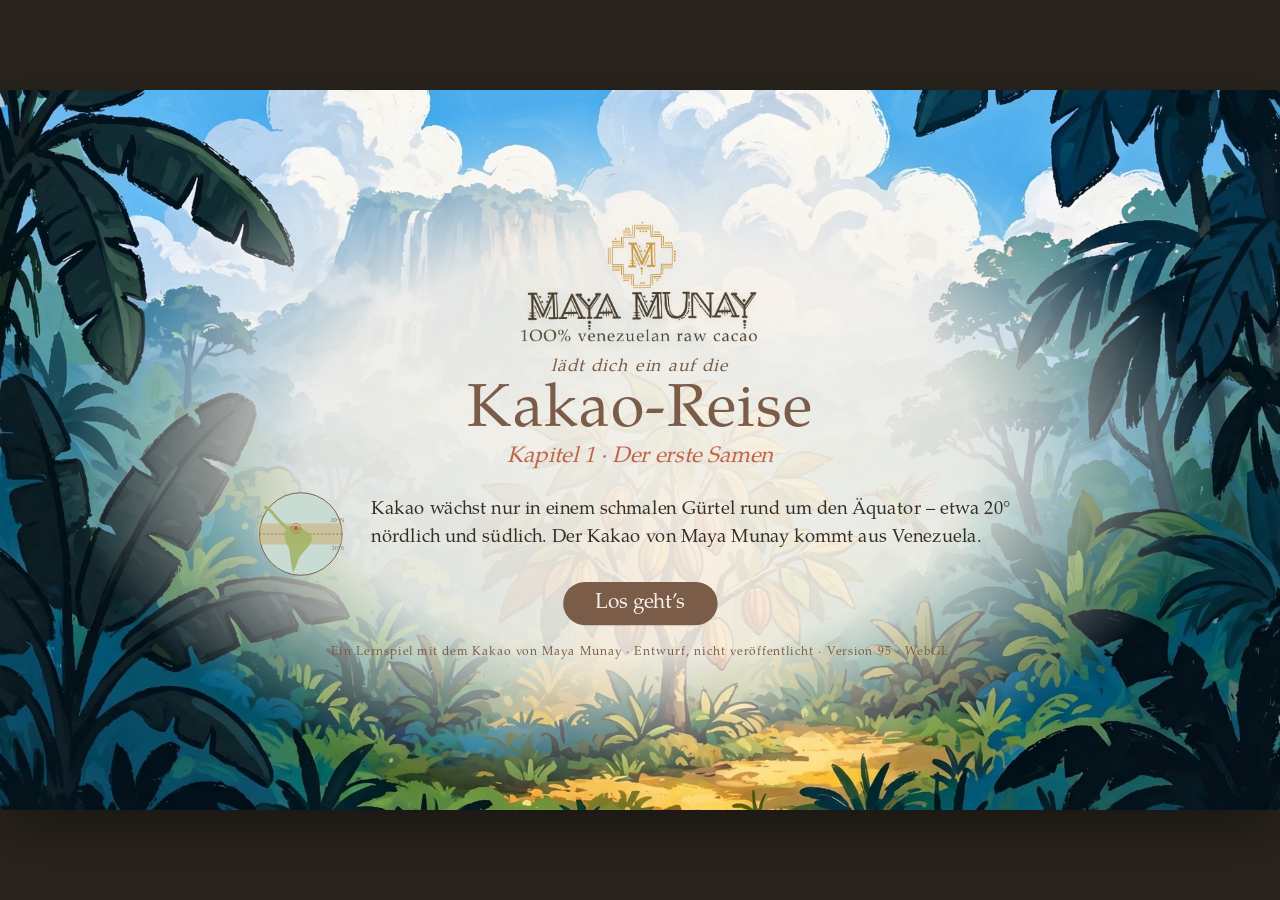
<file: index.html>
<!doctype html>
<html lang="de">
<head>
<meta charset="utf-8">
<meta name="viewport" content="width=device-width, initial-scale=1, viewport-fit=cover">
<!-- Als App vom Home-Bildschirm: ganzer Bildschirm ohne Browserleisten -->
<meta name="apple-mobile-web-app-capable" content="yes">
<meta name="mobile-web-app-capable" content="yes">
<meta name="apple-mobile-web-app-status-bar-style" content="black-translucent">
<meta name="apple-mobile-web-app-title" content="Kakao-Reise">
<meta name="theme-color" content="#2A241E">
<link rel="manifest" href="manifest.webmanifest">
<link rel="apple-touch-icon" href="assets/app-symbol-180.png">
<title>Kakao-Reise · Maya Munay</title>
<link rel="icon" type="image/png" href="assets/mm-zeichen.png">
<link rel="stylesheet" href="spiel.css?v=95">
</head>
<body>
<!-- Ladebildschirm: zeigt Maya Munay, bis Bilder und Klänge da sind -->
<div id="laden" role="status" aria-live="polite">
  <img class="laden-logo" src="assets/mayamunay-logo.png" alt="Maya Munay">
  <div class="laden-keim" aria-hidden="true"><i></i><b></b><b></b></div>
  <p class="laden-text">Der Wald erwacht …</p>
  <div class="laden-balken" aria-hidden="true"><span></span></div>
</div>
<!-- Hochkant am Handy: eigener Hinweis außerhalb der Bühne (sonst würde er mit verkleinert) -->
<div id="hochkant">
    <img src="assets/mayamunay-logo.png" alt="Maya Munay">
    <div class="dreh" aria-hidden="true"><i></i></div>
    <p>Magst du dein Handy quer halten?<br>Dann hat der Wald genug Platz.</p>
    <button class="knopf hell" id="hochkant-weiter">Trotzdem so spielen</button>
</div>

<!-- Zeichen-Werkzeuge für die Legende und das Kolibri-Bild im Dialog -->
<svg width="0" height="0" style="position:absolute" aria-hidden="true">
  <defs>
    <filter id="aquarell" x="-5%" y="-5%" width="110%" height="110%">
      <feTurbulence type="fractalNoise" baseFrequency="0.03" numOctaves="3" seed="4" result="welle"/>
      <feDisplacementMap in="SourceGraphic" in2="welle" scale="8" xChannelSelector="R" yChannelSelector="G" result="rand"/>
      <feTurbulence type="fractalNoise" baseFrequency="0.7" numOctaves="2" seed="9" result="korn"/>
      <feColorMatrix in="korn" type="matrix" values="0 0 0 0 0  0 0 0 0 0  0 0 0 0 0  0 0 0 -0.7 1.15" result="kornA"/>
      <feComposite in="rand" in2="kornA" operator="in"/>
    </filter>
    <filter id="weich" x="-10%" y="-10%" width="120%" height="120%">
      <feTurbulence type="fractalNoise" baseFrequency="0.05" numOctaves="2" seed="2" result="w"/>
      <feDisplacementMap in="SourceGraphic" in2="w" scale="4" xChannelSelector="R" yChannelSelector="G"/>
    </filter>
    <linearGradient id="kolGruen" x1="0" y1="0" x2="1" y2="1">
      <stop offset="0" stop-color="#5DB59A"/>
      <stop offset="1" stop-color="#2F6B5E"/>
    </linearGradient>
    <linearGradient id="kehle" x1="0" y1="0" x2="1" y2="1">
      <stop offset="0" stop-color="#E0A84C"/>
      <stop offset=".5" stop-color="#C2473A"/>
      <stop offset="1" stop-color="#8E2E2A"/>
    </linearGradient>

    <!-- Der Kolibri (wird an mehreren Stellen benutzt) -->
    <symbol id="kolibri-figur" viewBox="0 0 120 90">
      <g style="opacity: var(--kolibri-svg, 1)">
      <path d="M32 50 L4 64 L10 52 L2 44 L32 45 Z" fill="#2F6B5E"/>
      <g class="fluegel hinten"><ellipse cx="48" cy="26" rx="9" ry="25" transform="rotate(-28 48 44)" fill="#9FD3C2" opacity=".55"/></g>
      <ellipse cx="52" cy="48" rx="25" ry="13" transform="rotate(-14 52 48)" fill="url(#kolGruen)"/>
      <ellipse cx="56" cy="55" rx="15" ry="6" transform="rotate(-14 56 55)" fill="#EFE6D5" opacity=".85"/>
      <circle cx="75" cy="37" r="10.5" fill="#3D8C77"/>
      <path d="M68 42 Q76 52 85 43 Q80 47 70 41 Z" fill="url(#kehle)"/>
      <path d="M67 41 Q75 54 86 42 L84 46 Q75 56 66 44 Z" fill="url(#kehle)"/>
      <circle cx="78.5" cy="35" r="2.2" fill="#1D1A16"/><circle cx="79.2" cy="34.3" r=".7" fill="#fff"/>
      <path d="M84 35.5 L119 32 L84 39 Z" fill="#352E26"/>
      <g class="fluegel vorne"><ellipse cx="52" cy="24" rx="10" ry="27" transform="rotate(-18 52 44)" fill="#BFE4D6" opacity=".7"/></g>
      </g>
      <g style="opacity: var(--kolibri-bild, 0)">
        <image href="bilder/platzhalter/figuren/kolibri.webp" x="0" y="0" width="120" height="90" preserveAspectRatio="xMidYMid meet"><animate attributeName="opacity" values="1;0;0;0" dur=".1s" calcMode="discrete" repeatCount="indefinite"/></image>
        <image href="bilder/platzhalter/figuren/kolibri-3.webp" x="0" y="0" width="120" height="90" preserveAspectRatio="xMidYMid meet" opacity="0"><animate attributeName="opacity" values="0;1;0;1" dur=".1s" calcMode="discrete" repeatCount="indefinite"/></image>
        <image href="bilder/platzhalter/figuren/kolibri-2.webp" x="0" y="0" width="120" height="90" preserveAspectRatio="xMidYMid meet" opacity="0"><animate attributeName="opacity" values="0;0;1;0" dur=".1s" calcMode="discrete" repeatCount="indefinite"/></image>
      </g>
    </symbol>
  </defs>
</svg>

<div id="rahmen">
<main id="buehne" aria-label="Kakao-Reise, Kapitel 1">

  <!-- Die Waldwelt zeichnet welt.js in EINER WebGL-Zeichenfläche (<canvas id="welt"> unter der Bühne).
       Hier liegt nur HTML, das in der Welt mitwandert: Wissenskarten, Fund- und Bohnen-Schilder. -->
  <div id="spielflaeche"></div>

  <!-- Erzähl-Bild für die Legende -->
  <figure id="erzaehlbild" class="p1" hidden>
    <div class="eb-buehne">
    <svg viewBox="0 0 900 400" preserveAspectRatio="xMidYMid slice">
      <defs>
        <linearGradient id="eb-himmel" x1="0" y1="0" x2="0" y2="1"><stop offset="0" stop-color="#F2C98A"/><stop offset="1" stop-color="#F6E3C2"/></linearGradient>
      </defs>
      <rect width="900" height="400" fill="url(#eb-himmel)" class="eb-himmel"/>
      <rect width="900" height="400" fill="#E07A45" class="eb-glut"/>
      <g filter="url(#aquarell)">
        <path d="M0 300 C200 270 400 290 600 280 S800 270 900 290 L900 400 L0 400Z" fill="#8E9A62" class="eb-boden"/>
        <path d="M760 300 C800 330 860 330 900 320 L900 400 L740 400Z" fill="#7FB3C2"/>
        <g class="eb-baeume" fill="#6F7F52">
          <circle cx="240" cy="220" r="60"/><circle cx="300" cy="200" r="70"/><circle cx="370" cy="225" r="55"/>
          <circle cx="470" cy="210" r="65"/><circle cx="540" cy="230" r="50"/>
          <rect x="295" y="240" width="12" height="60" fill="#5E4636"/><rect x="465" y="240" width="12" height="55" fill="#5E4636"/>
        </g>
      </g>
      <g class="eb-flammen">
        <g transform="translate(215 300) scale(0.9)"><g class="flamme" style="animation-delay:0.00s"><path d="M0 0 C-22 -8 -28 -36 -12 -58 C-12 -42 -4 -36 0 -46 C4 -66 -2 -88 12 -112 C14 -84 32 -72 26 -46 C34 -52 38 -62 36 -72 C52 -48 46 -12 26 0Z" fill="#D9603A"/><path d="M2 0 C-10 -6 -12 -24 -2 -36 C0 -26 4 -24 6 -30 C10 -44 8 -56 14 -66 C18 -48 28 -38 22 -18 C26 -20 28 -26 28 -30 C34 -16 30 -4 20 0Z" fill="#F2B04A" transform="translate(2 -4)"/></g></g>
        <g transform="translate(268 300) scale(1.25)"><g class="flamme" style="animation-delay:-0.17s"><path d="M0 0 C-22 -8 -28 -36 -12 -58 C-12 -42 -4 -36 0 -46 C4 -66 -2 -88 12 -112 C14 -84 32 -72 26 -46 C34 -52 38 -62 36 -72 C52 -48 46 -12 26 0Z" fill="#D9603A"/><path d="M2 0 C-10 -6 -12 -24 -2 -36 C0 -26 4 -24 6 -30 C10 -44 8 -56 14 -66 C18 -48 28 -38 22 -18 C26 -20 28 -26 28 -30 C34 -16 30 -4 20 0Z" fill="#F2B04A" transform="translate(2 -4)"/></g></g>
        <g transform="translate(330 300) scale(1.0)"><g class="flamme" style="animation-delay:-0.34s"><path d="M0 0 C-22 -8 -28 -36 -12 -58 C-12 -42 -4 -36 0 -46 C4 -66 -2 -88 12 -112 C14 -84 32 -72 26 -46 C34 -52 38 -62 36 -72 C52 -48 46 -12 26 0Z" fill="#D9603A"/><path d="M2 0 C-10 -6 -12 -24 -2 -36 C0 -26 4 -24 6 -30 C10 -44 8 -56 14 -66 C18 -48 28 -38 22 -18 C26 -20 28 -26 28 -30 C34 -16 30 -4 20 0Z" fill="#F2B04A" transform="translate(2 -4)"/></g></g>
        <g transform="translate(395 300) scale(1.35)"><g class="flamme" style="animation-delay:-0.51s"><path d="M0 0 C-22 -8 -28 -36 -12 -58 C-12 -42 -4 -36 0 -46 C4 -66 -2 -88 12 -112 C14 -84 32 -72 26 -46 C34 -52 38 -62 36 -72 C52 -48 46 -12 26 0Z" fill="#D9603A"/><path d="M2 0 C-10 -6 -12 -24 -2 -36 C0 -26 4 -24 6 -30 C10 -44 8 -56 14 -66 C18 -48 28 -38 22 -18 C26 -20 28 -26 28 -30 C34 -16 30 -4 20 0Z" fill="#F2B04A" transform="translate(2 -4)"/></g></g>
        <g transform="translate(455 300) scale(1.1)"><g class="flamme" style="animation-delay:-0.68s"><path d="M0 0 C-22 -8 -28 -36 -12 -58 C-12 -42 -4 -36 0 -46 C4 -66 -2 -88 12 -112 C14 -84 32 -72 26 -46 C34 -52 38 -62 36 -72 C52 -48 46 -12 26 0Z" fill="#D9603A"/><path d="M2 0 C-10 -6 -12 -24 -2 -36 C0 -26 4 -24 6 -30 C10 -44 8 -56 14 -66 C18 -48 28 -38 22 -18 C26 -20 28 -26 28 -30 C34 -16 30 -4 20 0Z" fill="#F2B04A" transform="translate(2 -4)"/></g></g>
        <g transform="translate(520 300) scale(0.95)"><g class="flamme" style="animation-delay:-0.85s"><path d="M0 0 C-22 -8 -28 -36 -12 -58 C-12 -42 -4 -36 0 -46 C4 -66 -2 -88 12 -112 C14 -84 32 -72 26 -46 C34 -52 38 -62 36 -72 C52 -48 46 -12 26 0Z" fill="#D9603A"/><path d="M2 0 C-10 -6 -12 -24 -2 -36 C0 -26 4 -24 6 -30 C10 -44 8 -56 14 -66 C18 -48 28 -38 22 -18 C26 -20 28 -26 28 -30 C34 -16 30 -4 20 0Z" fill="#F2B04A" transform="translate(2 -4)"/></g></g>
        <g transform="translate(565 300) scale(0.75)"><g class="flamme" style="animation-delay:-1.02s"><path d="M0 0 C-22 -8 -28 -36 -12 -58 C-12 -42 -4 -36 0 -46 C4 -66 -2 -88 12 -112 C14 -84 32 -72 26 -46 C34 -52 38 -62 36 -72 C52 -48 46 -12 26 0Z" fill="#D9603A"/><path d="M2 0 C-10 -6 -12 -24 -2 -36 C0 -26 4 -24 6 -30 C10 -44 8 -56 14 -66 C18 -48 28 -38 22 -18 C26 -20 28 -26 28 -30 C34 -16 30 -4 20 0Z" fill="#F2B04A" transform="translate(2 -4)"/></g></g>
      </g>
      <g class="eb-dampf" fill="#FFFFFF" opacity=".8">
        <circle cx="300" cy="160" r="30"/><circle cx="340" cy="140" r="24"/><circle cx="470" cy="150" r="30"/><circle cx="430" cy="130" r="20"/>
      </g>
      <g class="eb-gruen" fill="#B7C27A">
        <circle cx="260" cy="292" r="8"/><circle cx="330" cy="296" r="6"/><circle cx="420" cy="290" r="9"/><circle cx="500" cy="294" r="7"/>
        <g fill="#F3E2D8"><circle cx="262" cy="288" r="3"/><circle cx="420" cy="286" r="3"/></g>
      </g>
      <g class="eb-tiere">
        <g class="tier jaguar" transform="translate(600 285)">
          <g fill="#C7914A"><ellipse cx="0" cy="0" rx="42" ry="14"/><circle cx="42" cy="-8" r="12"/><path d="M-38 -4 Q-62 -24 -74 -8" stroke="#C7914A" stroke-width="6" fill="none"/>
          <rect x="-30" y="6" width="7" height="18" rx="3"/><rect x="-16" y="6" width="7" height="18" rx="3"/><rect x="18" y="6" width="7" height="18" rx="3"/><rect x="30" y="6" width="7" height="18" rx="3"/>
          <circle cx="36" cy="-19" r="4"/><circle cx="48" cy="-19" r="4"/></g>
          <g fill="#5A4430"><circle cx="-20" cy="-4" r="3"/><circle cx="-6" cy="2" r="3"/><circle cx="8" cy="-5" r="3"/><circle cx="22" cy="1" r="3"/><circle cx="46" cy="-9" r="1.6"/></g>
        </g>
        <g class="tier tapir" transform="translate(680 290)">
          <g fill="#5E5248"><ellipse cx="0" cy="0" rx="36" ry="19"/><ellipse cx="36" cy="-4" rx="15" ry="11"/><path d="M48 -6 Q60 -2 56 8" stroke="#5E5248" stroke-width="6" fill="none"/>
          <rect x="-26" y="10" width="9" height="18" rx="3"/><rect x="14" y="10" width="9" height="18" rx="3"/></g>
        </g>
        <g class="tier papagei" transform="translate(640 200)">
          <path d="M0 0 C10 -16 26 -18 34 -6 C26 -2 18 2 10 10 Z" fill="#C2473A"/><path d="M8 0 C-6 -20 -20 -22 -30 -12 C-16 -10 -6 -4 0 4Z" fill="#E0A84C"/><circle cx="34" cy="-8" r="5" fill="#C2473A"/>
        </g>
      </g>
      <g class="eb-kolibri"><svg x="0" y="0" width="70" height="52" viewBox="0 0 120 90" overflow="visible"><use href="#kolibri-figur"/></svg></g>
      <g class="eb-tropfen" fill="#6FB1D6">
        <path class="tropfen" d="M0 0 C-5 8 -5 13 0 14 C5 13 5 8 0 0Z"/>
        <path class="tropfen" d="M0 0 C-5 8 -5 13 0 14 C5 13 5 8 0 0Z" style="animation-delay:.5s"/>
        <path class="tropfen" d="M0 0 C-5 8 -5 13 0 14 C5 13 5 8 0 0Z" style="animation-delay:1s"/>
      </g>
    </svg>
    <div class="eb-bilder"></div>
    </div>
    <figcaption></figcaption>
  </figure>

  <!-- Dialog -->
  <section id="dialog" hidden aria-live="polite">
    <div class="portrait"><svg viewBox="0 0 120 90"><use href="#kolibri-figur"/></svg>
      <div class="bp" aria-hidden="true"><img class="rinde" src="bilder/platzhalter/figuren/baum-rinde.webp" alt=""><img class="augen" src="bilder/platzhalter/figuren/baum-augen.webp" alt=""><img class="augen-zu" src="bilder/platzhalter/figuren/baum-augen-zu.webp" alt=""><img class="mund" src="bilder/platzhalter/figuren/baum-mund.webp" alt=""></div></div>
    <div class="dialog-inhalt">
      <h2 class="sprecher"></h2>
      <p class="text"></p>
      <div class="knoepfe"></div>
    </div>
  </section>

  <!-- Oberleiste -->
  <div id="leiste">
    <div id="questanzeige" hidden></div>
    <button id="vollbild-knopf" aria-label="Ganzer Bildschirm" title="Ganzer Bildschirm">
      <svg viewBox="0 0 40 32"><g fill="none" stroke="#7A5C48" stroke-width="2.6" stroke-linecap="round" stroke-linejoin="round"><path d="M6 12 V6 H13"/><path d="M27 6 H34 V12"/><path d="M34 20 V26 H27"/><path d="M13 26 H6 V20"/></g></svg>
    </button>
    <button id="ton-knopf" aria-label="Ton ausschalten" aria-pressed="true">
      <svg viewBox="0 0 40 32"><path d="M6 12 H13 L21 5 V27 L13 20 H6Z" fill="#EFE6D5" stroke="#7A5C48" stroke-width="2" stroke-linejoin="round"/><g class="wellen" stroke="#7A5C48" stroke-width="2.2" fill="none" stroke-linecap="round"><path d="M26 11 Q29 16 26 21"/><path d="M30 7 Q36 16 30 25"/></g><path class="strich" d="M26 10 L36 22 M36 10 L26 22" stroke="#C26547" stroke-width="2.4" stroke-linecap="round"/></svg>
    </button>
    <button id="buch-knopf" aria-label="Wissensbuch öffnen">
      <svg viewBox="0 0 40 32"><path d="M4 5 C10 3 16 4 20 7 C24 4 30 3 36 5 L36 27 C30 25 24 26 20 29 C16 26 10 25 4 27Z" fill="#EFE6D5" stroke="#7A5C48" stroke-width="2"/><path d="M20 7 V29" stroke="#7A5C48" stroke-width="2"/></svg>
      <span id="buch-zahl">0</span>
    </button>
  </div>
  <div id="hinweis" role="status"></div>

  <!-- Rucksack (Inventar) -->
  <div id="tasche" hidden>
    <div class="tasche-titel">Dein Rucksack</div>
    <div class="faecher">
      <div class="platz"><span class="fach"></span><span class="fach-name"></span></div>
      <div class="platz"><span class="fach"></span><span class="fach-name"></span></div>
      <div class="platz"><span class="fach"></span><span class="fach-name"></span></div>
    </div>
  </div>
  <!-- Umschauen -->
  <button class="pfeil" id="pfeil-links" aria-label="Nach links schauen" hidden><svg viewBox="0 0 40 60"><path d="M28 8 L10 30 L28 52" stroke="#FFF4D6" stroke-width="7" fill="none" stroke-linecap="round" stroke-linejoin="round"/></svg></button>
  <button class="pfeil" id="pfeil-rechts" aria-label="Nach rechts schauen" hidden><svg viewBox="0 0 40 60"><path d="M12 8 L30 30 L12 52" stroke="#FFF4D6" stroke-width="7" fill="none" stroke-linecap="round" stroke-linejoin="round"/></svg></button>
  <div id="zeiger-name" aria-hidden="true"></div>

  <!-- iPhone: Safari kennt kein Vollbild für Webseiten – über den Home-Bildschirm öffnet sich der Wald ohne Leisten -->
  <section id="vollbild-tipp" class="papier-karte" hidden aria-label="Ganzer Bildschirm">
    <h2>Der ganze Wald auf deinem Bildschirm</h2>
    <p>Magst du den Wald ohne Browserleisten erleben? Tippe in Safari unten auf <b>Teilen</b> und dann auf <b>„Zum Home-Bildschirm“</b>.
      Von dort öffnet sich die Kakao-Reise wie eine App – über den ganzen Bildschirm.</p>
    <p class="klein-tipp">Mit zwei Fingern kannst du in den Wald hinein- und wieder herauszoomen.</p>
    <button class="knopf hell">Alles klar</button>
  </section>

  <!-- Bild zum Erzählten (z. B. Hände mit dem Kakaosamen, eine Bauernfamilie in Macuro) -->
  <!-- „In deiner Hand liegt ein Kakaosamen“: die eigenen Hände steigen vom unteren Bildschirmrand ins Bild -->
  <div id="samen-haende" hidden aria-hidden="true"><img src="bilder/platzhalter/figuren/haende-frei.webp" alt=""><i class="foto-glanz"></i><span class="foto-funken"><b></b><b></b><b></b><b></b><b></b><b></b></span></div>
  <figure id="erzaehl-foto" hidden aria-hidden="true"><div class="foto-bild"><img alt=""><i class="foto-glanz"></i><span class="foto-funken"><b></b><b></b><b></b><b></b><b></b><b></b></span></div><figcaption></figcaption></figure>

  <!-- Mini-Spiel: Bohnen fermentieren und trocknen, im Takt des Waldes -->
  <section id="ernte-spiel" class="papier-karte" hidden aria-label="Fermentieren und Trocknen">
    <h2></h2>
    <div class="ernte-bild">
      <img alt="">
      <div class="ernte-dampf" aria-hidden="true"></div>
      <div class="ernte-wolke" aria-hidden="true"><i></i><b></b></div>
      <div class="ernte-decke" aria-hidden="true"></div>
      <div class="ernte-takt" aria-hidden="true"><i></i><b></b></div>
    </div>
    <p class="anleitung"></p>
    <div class="ernte-leiste"><span class="ernte-stand"></span><span class="ernte-balken"><i></i></span></div>
    <p class="ernte-rueck" aria-live="polite"></p>
    <div class="ernte-knoepfe"><button class="knopf gross ernte-tun"></button><button class="knopf hell ernte-zu"></button></div>
  </section>

  <!-- Nach der Aufgabe: frei umsehen, dann Kapitel beenden -->
  <section id="kapitel-fertig" hidden aria-live="polite">
    <h2></h2><p class="satz"></p><p class="rest"></p>
    <div class="kf-knoepfe"><button class="knopf kf-ende"></button><button class="knopf hell kf-ernte"></button></div>
  </section>

  <!-- Baumpatenschaft: Name und Wunsch setzen -->
  <section id="wunschfenster" class="papier-karte" hidden aria-label="Baumpatenschaft">
    <h2></h2>
    <label class="feld"><span class="frage-name"></span><input id="pate-name" maxlength="28" autocomplete="off"></label>
    <label class="feld"><span class="frage-wunsch"></span><input id="pate-wunsch" maxlength="48" autocomplete="off"></label>
    <div class="vorschlaege"></div>
    <button class="knopf gross" id="wunsch-setzen"></button>
  </section>
  <!-- Urkunde (Platzhalter im Maya-Munay-Stil; die echte Urkunde gestaltet der Künstler Panambi) -->
  <section id="urkunde" hidden aria-label="Patenschaftsurkunde">
    <img class="urkunde-bild" loading="lazy" src="assets/urkunde-caripito.jpg" alt="Urkunde über die Patenschaft eines Kakaobaumes von Maya Munay">
    <p class="urkunde-streifen"><span class="u-fuer"></span> <b class="u-name"></b> · <span class="u-mit"></span> <b class="u-wunsch"></b></p>
    <p class="u-ort"></p>
    <button class="knopf hell u-zu" hidden></button>
  </section>
  <!-- Mini-Spiel: Froschkonzert -->
  <section id="froschkonzert" class="papier-karte" hidden aria-label="Froschkonzert">
    <h2></h2><p class="anleitung"></p>
    <div class="teich">
      <button class="konzert-frosch" data-i="0"><img src="bilder/platzhalter/figuren/frosch.webp" alt="Frosch 1"></button>
      <button class="konzert-frosch" data-i="1"><img src="bilder/platzhalter/figuren/frosch.webp" alt="Frosch 2"></button>
      <button class="konzert-frosch" data-i="2"><img src="bilder/platzhalter/figuren/frosch.webp" alt="Frosch 3"></button>
      <button class="konzert-frosch" data-i="3"><img src="bilder/platzhalter/figuren/frosch.webp" alt="Frosch 4"></button>
    </div>
    <p class="stand"></p>
    <button class="knopf hell" id="konzert-zu"></button>
  </section>

  <!-- Wissensbuch -->
  <section id="buch" hidden aria-label="Wissensbuch">
    <div class="buch-kopf"><h2>Wissensbuch</h2><button class="buch-x" id="buch-x" aria-label="Wissensbuch schließen"><span aria-hidden="true">✕</span> Schließen</button></div>
    <div id="buch-liste"></div>
    <button class="knopf" id="buch-zu">Schließen</button>
  </section>

  <!-- Titelbild -->
  <section id="titel" class="tafel">
    <img class="marke" src="assets/mayamunay-logo.png" alt="Maya Munay – 100 % venezuelan raw cacao">
    <p class="praesentiert">lädt dich ein auf die</p>
    <h1></h1>
    <p class="unter"></p>
    <div class="titel-reihe">
      <svg class="erdball" viewBox="0 0 200 200" aria-hidden="true">
      <circle cx="100" cy="100" r="86" fill="#C9DCD3" stroke="#7A5C48" stroke-width="2"/>
      <rect x="14" y="78" width="172" height="44" fill="#CBAE6F" opacity=".55"/>
      <path d="M14 100 H186" stroke="#7A5C48" stroke-width="1.5" stroke-dasharray="4 4"/>
      <path d="M70 86 C82 80 100 84 108 92 C120 98 128 106 120 120 C112 134 100 140 94 156 C90 168 86 176 84 182 C80 166 78 148 76 132 C70 120 62 104 70 86Z" fill="#A3B565" opacity=".9"/>
      <path d="M70 86 C62 80 54 72 46 62 C40 54 34 48 26 44" stroke="#A3B565" stroke-width="6" fill="none" stroke-linecap="round" opacity=".9"/>
      <circle cx="90" cy="88" r="5" fill="#C26547"/><circle cx="90" cy="88" r="10" fill="none" stroke="#C26547" stroke-width="1.5" class="puls"/>
      <text x="190" y="76" font-size="11" text-anchor="end" fill="#7A5C48">20° N</text>
      <text x="190" y="134" font-size="11" text-anchor="end" fill="#7A5C48">20° S</text>
    </svg>
      <p class="intro"></p>
    </div>
    <div class="start-knoepfe"><button class="knopf gross" id="start">Los geht’s</button><button class="knopf hell" id="neu-beginnen" hidden></button></div>
    <p class="klein">Ein Lernspiel mit dem Kakao von Maya&nbsp;Munay · Entwurf, nicht veröffentlicht · Version 95 · WebGL</p>
  </section>

  <!-- Schluss -->
  <section id="ende" class="tafel" hidden>
    <img class="marke klein-marke" src="assets/mayamunay-logo.png" alt="Maya Munay">
    <h1></h1>
    <p class="intro"></p>
    <div id="ende-wissen"></div>
    <p class="entdeckt"></p>
    <p class="paten-hinweis"><img class="familie" src="bilder/platzhalter/familie.jpg" alt="" loading="lazy"><span></span></p>
    <div class="ausblick"><img alt="" loading="lazy"><div><h3></h3><p></p></div></div>
    <button class="knopf" id="nochmal">Noch einmal spielen</button>
  </section>

</main>
</div>

<script src="lib/pixi.min.js?v=8.22.0"></script>
<script src="inhalt.js?v=95"></script>
<script src="stimme/stimmen.js?v=95"></script>
<script src="klang/aufnahmen.js?v=95"></script>
<script src="klang.js?v=95"></script>
<script src="welt.js?v=95"></script>
<script src="entdecken.js?v=95"></script>
<script src="spiel.js?v=95"></script>
</body>
</html>
</file>
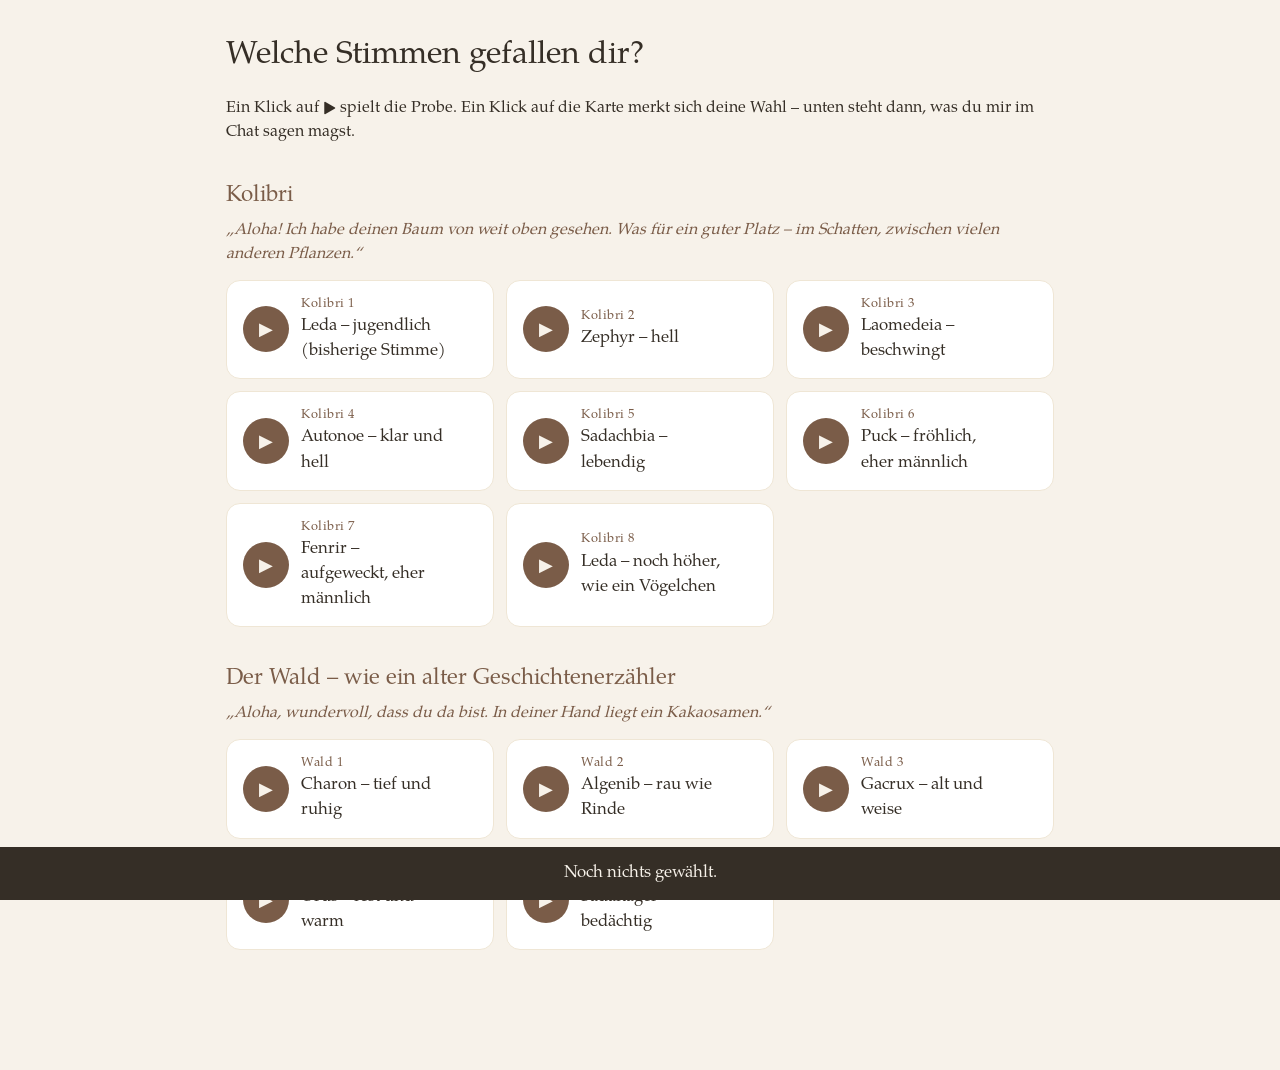
<file: stimmen-auswahl.html>
<!doctype html>
<html lang="de">
<head>
<meta charset="utf-8">
<meta name="viewport" content="width=device-width, initial-scale=1">
<title>Stimmen anhören</title>
<style>
  @font-face { font-family: "MM Pagella"; src: url("assets/mm-pagella.woff") format("woff"); font-display: swap; }
  :root { --dunkel:#352E26; --braun:#7A5C48; --gold:#CBAE6F; --terrakotta:#C26547; --creme:#EFE6D5; --hell:#F7F2EA; --gruen:#7E8C58;
          --schrift: Palatino, "Palatino Linotype", "MM Pagella", "Book Antiqua", serif; }
  * { box-sizing: border-box; }
  body { margin: 0; background: var(--hell); color: var(--dunkel); font-family: var(--schrift); line-height: 1.5; }
  main { max-width: 860px; margin: 0 auto; padding: 32px 16px 120px; }
  h1 { font-weight: normal; font-size: 2rem; margin: 0 0 4px; }
  h2 { font-weight: normal; font-size: 1.4rem; margin: 36px 0 4px; color: var(--braun); }
  .satz { font-style: italic; color: var(--braun); margin: 0 0 14px; }
  .raster { display: grid; grid-template-columns: repeat(auto-fill, minmax(250px, 1fr)); gap: 12px; }
  .karte { background: #fff; border: 1.5px solid var(--creme); border-radius: 14px; padding: 14px 16px; display: flex; gap: 12px; align-items: center; cursor: pointer; transition: border-color .2s, box-shadow .2s; }
  .karte:hover { border-color: var(--gold); }
  .karte.gewaehlt { border-color: var(--gruen); box-shadow: 0 0 0 3px rgba(126,140,88,.25); }
  .karte.spielt .play { background: var(--terrakotta); }
  .play { flex: none; width: 46px; height: 46px; border-radius: 50%; border: 0; background: var(--braun); color: var(--hell); font-size: 18px; cursor: pointer; }
  .nr { font-size: .8rem; color: var(--braun); letter-spacing: .04em; }
  .name { font-size: 1.05rem; }
  .haken { margin-left: auto; color: var(--gruen); font-size: 1.3rem; visibility: hidden; }
  .gewaehlt .haken { visibility: visible; }
  .leiste { position: fixed; left: 0; right: 0; bottom: 0; background: var(--dunkel); color: var(--hell); padding: 14px 16px; text-align: center; font-size: 1.05rem; }
  .leiste b { color: var(--gold); font-weight: normal; }
</style>
</head>
<body>
<main>
  <h1>Welche Stimmen gefallen dir?</h1>
  <p>Ein Klick auf ▶ spielt die Probe. Ein Klick auf die Karte merkt sich deine Wahl – unten steht dann, was du mir im Chat sagen magst.</p>
  <section id="kolibri"><h2>Kolibri</h2><p class="satz"></p><div class="raster"></div></section>
  <section id="wald"><h2>Der Wald – wie ein alter Geschichtenerzähler</h2><p class="satz"></p><div class="raster"></div></section>
</main>
<div class="leiste" id="leiste">Noch nichts gewählt.</div>
<script src="stimme/proben/proben.js"></script>
<script>
  const audio = new Audio(); let aktiv = null;
  const wahl = { kolibri: null, wald: null };
  for (const wer of ['kolibri', 'wald']) {
    const sek = document.getElementById(wer);
    sek.querySelector('.satz').textContent = '„' + PROBEN.texte[wer] + '“';
    PROBEN.liste.filter(p => p.wer === wer).forEach((p, i) => {
      const k = document.createElement('div'); k.className = 'karte';
      k.innerHTML = `<button class="play" aria-label="Probe abspielen">▶</button><div><div class="nr">${wer === 'kolibri' ? 'Kolibri' : 'Wald'} ${i + 1}</div><div class="name"></div></div><span class="haken">✓</span>`;
      k.querySelector('.name').textContent = p.name;
      p.label = `${wer === 'kolibri' ? 'Kolibri' : 'Wald'} ${i + 1} (${p.einstellung.voice})`;
      k.querySelector('.play').onclick = e => {
        e.stopPropagation();
        if (aktiv === k && !audio.paused) { audio.pause(); k.classList.remove('spielt'); return; }
        aktiv?.classList.remove('spielt'); aktiv = k; k.classList.add('spielt');
        audio.src = p.datei; audio.play();
      };
      k.onclick = () => { sek.querySelectorAll('.karte').forEach(x => x.classList.remove('gewaehlt')); k.classList.add('gewaehlt'); wahl[wer] = p; zeige(); };
      sek.querySelector('.raster').append(k);
    });
  }
  audio.onended = () => aktiv?.classList.remove('spielt');
  function zeige() {
    const t = [wahl.kolibri && wahl.kolibri.label, wahl.wald && wahl.wald.label].filter(Boolean);
    document.getElementById('leiste').innerHTML = 'Deine Wahl: <b>' + t.join(' · ') + '</b>';
  }
</script>
</body>
</html>
</file>
<file: spiel.css>
/* Kakao-Reise · Farben und Schrift nach Maya Munay (Palatino, Erd- und Goldtöne) */
@font-face { font-family: "MM Pagella"; src: url("assets/mm-pagella.woff") format("woff"); font-display: swap; }

:root {
  --dunkel: #352E26;
  --braun: #7A5C48;
  --gold: #CBAE6F;
  --terrakotta: #C26547;
  --creme: #EFE6D5;
  --hell: #F7F2EA;
  --gruen: #7E8C58;
  --schrift: Palatino, "Palatino Linotype", "MM Pagella", "Book Antiqua", serif;
}

* { box-sizing: border-box; }
[hidden] { display: none !important; }
html, body { margin: 0; height: 100%; background: #2A241E; overflow: hidden; }
body { font-family: var(--schrift); color: var(--dunkel); -webkit-font-smoothing: antialiased; }

#rahmen { position: fixed; inset: 0; }
#buehne {
  position: absolute; left: 50%; top: 50%; width: 1600px; height: 900px;
  transform-origin: center center; overflow: hidden; background: #4E95C9;
  border-radius: 6px; box-shadow: 0 20px 60px rgba(0,0,0,.4);
}

.ebene { position: absolute; inset: 0; will-change: transform; pointer-events: none; }
.flaeche { position: absolute; left: -60px; top: 0; width: 1720px; height: 900px; }
#spielflaeche { pointer-events: none; }
#spielflaeche > * { position: absolute; }

/* Wolken */
.wolke {
  position: absolute; left: 0; width: 260px; height: 70px; border-radius: 50%;
  background: radial-gradient(ellipse at 40% 60%, rgba(255,250,240,.9), rgba(255,250,240,0) 70%),
              radial-gradient(ellipse at 70% 40%, rgba(255,250,240,.8), rgba(255,250,240,0) 65%);
  filter: blur(3px); animation: ziehen var(--dauer) linear infinite; animation-delay: calc(var(--dauer) * -0.5);
}
.wolke.klein { width: 160px; height: 46px; opacity: .8; }
@keyframes ziehen { from { transform: translateX(-300px); } to { transform: translateX(1900px); } }

.voegel path { fill: none; stroke: #6A5240; stroke-width: 2.5; stroke-linecap: round; }
.voegel { animation: voegel 38s linear infinite; }
@keyframes voegel { from { transform: translate(-100px, 230px); } to { transform: translate(1800px, 170px); } }

.windlinien path { stroke-dasharray: 40 220; animation: wind 3.2s linear infinite; }
.windlinien path:nth-child(2) { animation-delay: -1.1s; }
.windlinien path:nth-child(3) { animation-delay: -2s; }
@keyframes wind { from { stroke-dashoffset: 260; } to { stroke-dashoffset: 0; } }

/* Farne im Vordergrund wiegen sich */
.farn { transform-box: fill-box; transform-origin: 50% 100%; animation: wiegen 6s ease-in-out infinite alternate; }
@keyframes wiegen { from { transform: rotate(-2deg); } to { transform: rotate(2.5deg); } }
.blatt-wiegen { transform-box: fill-box; transform-origin: 0% 50%; animation: blattwiegen 4s ease-in-out infinite alternate; }
@keyframes blattwiegen { from { transform: rotate(-4deg); } to { transform: rotate(4deg); } }

#papier {
  position: absolute; inset: 0; pointer-events: none; mix-blend-mode: multiply; opacity: .16;
  background-image: url("data:image/svg+xml;utf8,<svg xmlns='http://www.w3.org/2000/svg' width='300' height='300'><filter id='p'><feTurbulence type='fractalNoise' baseFrequency='.9' numOctaves='3' seed='5'/><feColorMatrix values='0 0 0 0 .55  0 0 0 0 .45  0 0 0 0 .35  0 0 0 .35 0'/></filter><rect width='300' height='300' filter='url(%23p)'/></svg>");
}
#buehne::after { /* weicher Rand wie ein gemaltes Bild */
  content: ""; position: absolute; inset: 0; pointer-events: none;
  box-shadow: inset 0 0 200px rgba(8,36,48,.5);
}

#tageszeit { position: absolute; inset: 0; pointer-events: none; background: #1E2440; opacity: 0; transition: opacity 1.2s ease; mix-blend-mode: multiply; }
#tageszeit.nacht { opacity: .55; }

/* Die drei Plätze */
.ort { background: none; border: 0; cursor: pointer; pointer-events: none; padding: 0; opacity: 0; transition: opacity .6s; }
.waehlen .ort { pointer-events: auto; opacity: 1; }
.ort span {
  position: absolute; inset: 20%; border-radius: 50%;
  border: 3px dashed rgba(255,248,230,.85); box-shadow: 0 0 0 0 rgba(203,174,111,.6);
  animation: atmen 2.4s ease-in-out infinite;
}
.ort::after {
  content: attr(aria-label); position: absolute; left: 50%; top: -6px; transform: translate(-50%, 6px);
  white-space: nowrap; font: 22px var(--schrift); color: var(--dunkel); background: var(--hell);
  border: 1px solid var(--gold); border-radius: 99px; padding: 6px 16px; opacity: 0; transition: .25s;
}
.ort:hover::after, .ort:focus-visible::after { opacity: 1; transform: translate(-50%, 0); }
.ort:hover span, .ort:focus-visible span { background: rgba(255,240,200,.25); border-style: solid; }
.ort:focus-visible { outline: none; }
@keyframes atmen { 50% { box-shadow: 0 0 0 14px rgba(203,174,111,0); transform: scale(1.04); } }

/* Baum */
#baum { width: 510px; height: 544px; overflow: visible; }
#baum .teil, #baum .samen, #baum .huegel { transform-box: fill-box; transform-origin: 50% 100%; transition: transform 1.4s cubic-bezier(.3,1.5,.5,1), opacity 1s; }
#baum .teil { transform: scale(0); opacity: 0; }
#baum .samen, #baum .huegel { opacity: 0; }
#baum.gepflanzt .huegel { opacity: 1; }
#baum.gepflanzt .samen { animation: fallen .9s cubic-bezier(.5,0,1,1) forwards; }
@keyframes fallen { from { opacity: 1; transform: translateY(-260px); } 80% { opacity: 1; transform: translateY(0); } to { opacity: 0; transform: translateY(4px) scale(.6); } }
#baum.stufe-1 .s1, #baum.stufe-2 .s2, #baum.stufe-3 .s3, #baum.stufe-4 .s3, #baum.stufe-5 .s3,
#baum.stufe-4 .s4, #baum.stufe-5 .s4, #baum.stufe-5 .s5 { transform: scale(1); opacity: 1; }
#baum .s4 { transition-duration: 2s; }
#baum .bluete { transform-box: fill-box; transform-origin: center; }
#baum.bestaeubt .bluete { animation: funkeln 1.6s ease-in-out; }
@keyframes funkeln { 40% { transform: scale(1.8); filter: drop-shadow(0 0 4px #FFE9A8); } }
#fruechte .frucht { transform-box: fill-box; transform-origin: 50% 0%; }

/* Kolibri */
#kolibri { width: 120px; height: 90px; left: -200px; top: 300px; filter: drop-shadow(0 0 1.2px rgba(22,16,10,.95)) drop-shadow(0 6px 6px rgba(53,46,38,.25)); }
#kolibri svg, .portrait svg { width: 100%; height: 100%; overflow: visible; }
#kolibri svg { animation: schweben 1.4s ease-in-out infinite alternate; }
#kolibri.links svg { transform: scaleX(-1); }
.fluegel { transform-box: fill-box; transform-origin: 50% 90%; animation: flattern .07s linear infinite alternate; }
.fluegel.hinten { animation-delay: -.035s; }
@keyframes flattern { from { transform: scaleY(1) rotate(0deg); } to { transform: scaleY(.15) rotate(12deg); } }
@keyframes schweben { to { translate: 0 -8px; } }

/* Sammeldinge */
.sammel { width: 100px; height: 60px; padding: 0; border: 0; background: none; cursor: pointer; opacity: 0; pointer-events: none;
  transition: left 1.2s cubic-bezier(.5,-0.3,.4,1.3), top 1.2s cubic-bezier(.5,-0.6,.4,1), opacity .6s, transform 1.2s; }
.sammel svg { width: 100%; height: 100%; overflow: visible; }
/* Sammeldinge liegen in Verstecken – erst sichtbar, wenn gefunden */
.sammel.gefunden { opacity: 1; }
.sammel.gefunden:not(.gesammelt) { animation: auftauchen .6s cubic-bezier(.3,1.5,.5,1); }
@keyframes auftauchen { from { transform: translateY(14px) scale(.6); } }
.sammel.gesammelt { opacity: 1; transform: scale(.6); pointer-events: none; }
.sammel:focus-visible { outline: 3px solid var(--gold); outline-offset: 4px; border-radius: 12px; }
/* Schild über einem gesammelten Ding */
.fund-schild { transform: translate(-50%, -100%); white-space: nowrap; pointer-events: none; z-index: 5;
  font: 600 30px/1.2 var(--schrift); color: var(--dunkel); background: var(--hell); border: 2px solid var(--gold);
  border-radius: 999px; padding: 8px 22px; box-shadow: 0 6px 18px rgba(53,46,38,.25);
  animation: fund 2.8s ease-out forwards; }
@keyframes fund {
  0% { opacity: 0; transform: translate(-50%, -60%) scale(.7); }
  12% { opacity: 1; transform: translate(-50%, -110%) scale(1.06); }
  20% { transform: translate(-50%, -105%) scale(1); }
  80% { opacity: 1; transform: translate(-50%, -125%); }
  100% { opacity: 0; transform: translate(-50%, -150%); }
}
@media (prefers-reduced-motion: reduce) { .fund-schild { animation: none; } }
@keyframes leuchten { 50% { filter: drop-shadow(0 0 14px #FFE08A) drop-shadow(0 0 4px #FFF4C8); transform: translateY(-4px); } }

/* Mücken (Gnitzen) */
#muecken { left: 700px; top: 520px; width: 200px; height: 200px; }
.muecke { position: absolute; width: 4px; height: 4px; border-radius: 50%; background: #3B3226; box-shadow: 0 0 3px #FFF1C0;
  animation: schwirren var(--d) ease-in-out infinite alternate; }
@keyframes schwirren {
  0% { transform: translate(var(--x1), var(--y1)); }
  50% { transform: translate(var(--x2), var(--y2)); }
  100% { transform: translate(var(--x3), var(--y3)); }
}

/* Erzähl-Bild (Legende) */
#erzaehlbild {
  position: absolute; left: 366px; top: 34px; width: 868px; z-index: 11; transition: opacity .7s ease; margin: 0; padding: 14px; background: var(--hell);
  border: 2px solid var(--gold); border-radius: 8px; box-shadow: 0 18px 50px rgba(53,46,38,.35);
  animation: auftauchen .6s ease;
}
#erzaehlbild .eb-buehne { position: relative; aspect-ratio: 16 / 9; overflow: hidden; border-radius: 4px; }
#erzaehlbild svg { display: block; width: 100%; height: 100%; }
#erzaehlbild figcaption { font: italic 17px var(--schrift); color: var(--braun); text-align: center; padding-top: 10px; }
.eb-glut { opacity: 0; transition: opacity 2s; mix-blend-mode: multiply; }
.flamme { transform-box: fill-box; transform-origin: 50% 100%; animation: flackern .5s ease-in-out infinite alternate; transition: transform 3s ease, opacity 3s; }
@keyframes flackern { from { scale: 1 1; } to { scale: .9 1.12; } }
.eb-flammen { transition: opacity 3s; }
.eb-dampf, .eb-gruen { opacity: 0; transition: opacity 2.5s 1s; }
.eb-tiere .tier { transition: transform 4s ease-in-out, opacity 1s; }
.jaguar { transform: translate(600px, 285px); }
.tapir { transform: translate(690px, 290px); }
.papagei { transform: translate(640px, 200px); }
.eb-kolibri { transition: transform 2.2s ease-in-out; transform: translate(780px, 230px); }
.eb-tropfen { opacity: 0; }
.tropfen { animation: tropfen 1.5s ease-in infinite; }
@keyframes tropfen { from { transform: translate(330px, 160px); opacity: 1; } to { transform: translate(330px, 300px); opacity: 0; } }

#erzaehlbild.p1 .eb-glut, #erzaehlbild.p2 .eb-glut, #erzaehlbild.p3 .eb-glut { opacity: .22; }
#erzaehlbild.p1 .jaguar { transform: translate(-120px, 285px); }
#erzaehlbild.p1 .tapir { transform: translate(-80px, 290px); }
#erzaehlbild.p1 .papagei { transform: translate(-60px, 120px); }
#erzaehlbild.p2 .tier, #erzaehlbild.p3 .tier { opacity: 0; }
#erzaehlbild.p2 .eb-kolibri, #erzaehlbild.p3 .eb-kolibri { animation: hinundher 3s ease-in-out infinite; }
#erzaehlbild.p2 .eb-tropfen, #erzaehlbild.p3 .eb-tropfen { opacity: 1; }
@keyframes hinundher { 0%,100% { transform: translate(780px, 240px); } 50% { transform: translate(300px, 110px); } }
#erzaehlbild.p4 .jaguar { transform: translate(300px, 285px); }
#erzaehlbild.p4 .tapir { transform: translate(470px, 290px); }
#erzaehlbild.p4 .papagei { transform: translate(380px, 120px); }
#erzaehlbild.p4 .eb-kolibri, #erzaehlbild.p5 .eb-kolibri { transform: translate(560px, 90px); }
#erzaehlbild.p4 .eb-flammen, #erzaehlbild.p5 .eb-flammen { opacity: 0; }
#erzaehlbild.p4 .flamme, #erzaehlbild.p5 .flamme { transform: scale(.2); }
#erzaehlbild.p4 .eb-dampf { opacity: .8; }
#erzaehlbild.p5 .eb-gruen { opacity: 1; }
#erzaehlbild.p5 .jaguar { transform: translate(300px, 285px); }
#erzaehlbild.p5 .tapir { transform: translate(470px, 290px); }
#erzaehlbild.p5 .papagei { transform: translate(400px, 100px); }
#erzaehlbild.p5 .eb-kolibri { filter: drop-shadow(0 0 10px #FFE08A); }

/* Dialog */
#dialog {
  position: absolute; left: 250px; right: 250px; bottom: 22px; min-height: 150px; z-index: 12;
  display: flex; gap: 24px; align-items: center; padding: 22px 30px;
  background: rgba(247,242,234,.96); border: 2px solid var(--gold); border-radius: 14px;
  box-shadow: 0 14px 40px rgba(53,46,38,.35); animation: auftauchen .4s ease;
}
#dialog.ohne-bild .portrait { display: none; }
.portrait { flex: 0 0 120px; height: 120px; border-radius: 50%; background: radial-gradient(circle at 50% 40%, #FFF6E2, #E9D3A6);
  border: 2px solid var(--gold); padding: 18px 10px 10px; }
.dialog-inhalt { flex: 1; }
.sprecher { margin: 0 0 6px; font: 600 15px var(--schrift); letter-spacing: .16em; text-transform: uppercase; color: var(--terrakotta); }
.text { margin: 0; font-size: 27px; line-height: 1.4; min-height: 76px; }
.knoepfe { display: flex; gap: 12px; justify-content: flex-end; flex-wrap: wrap; margin-top: 12px; min-height: 48px; }
@keyframes auftauchen { from { opacity: 0; transform: translateY(16px); } }

.knopf {
  font: 21px var(--schrift); color: var(--hell); background: var(--braun); border: 0; border-radius: 99px;
  padding: 11px 26px; cursor: pointer; transition: background .2s, transform .15s;
}
.knopf:hover { background: var(--terrakotta); transform: translateY(-1px); }
.knopf:focus-visible { outline: 3px solid var(--gold); outline-offset: 3px; }
.knopf.hell { background: var(--creme); color: var(--dunkel); border: 1px solid var(--gold); }
.knopf.hell:hover { background: #F6E7C6; }
.knopf.gross { font-size: 26px; padding: 14px 40px; }

/* Leiste, Hinweise, Wissensbuch */
#leiste { position: absolute; top: 22px; right: 26px; display: flex; gap: 14px; align-items: center; }
#questanzeige { font-size: 21px; background: rgba(247,242,234,.92); border: 1px solid var(--gold); border-radius: 99px; padding: 8px 20px; }
#ton-knopf { width: 68px; height: 56px; border-radius: 14px; border: 1px solid var(--gold); background: rgba(247,242,234,.92); cursor: pointer; padding: 8px; }
#ton-knopf svg { width: 100%; height: 100%; }
#ton-knopf .strich { display: none; }
#ton-knopf.aus .strich { display: inline; }
#ton-knopf.aus .wellen { display: none; }
#ton-knopf:focus-visible, #buch-knopf:focus-visible { outline: 3px solid var(--gold); outline-offset: 3px; }
#dialog.spricht .portrait svg { animation: sprechen .26s ease-in-out infinite alternate; }
@keyframes sprechen { from { transform: rotate(-3deg) translateY(1px); } to { transform: rotate(3deg) translateY(-2px); } }
#buch-knopf { position: relative; width: 68px; height: 56px; border-radius: 14px; border: 1px solid var(--gold); background: rgba(247,242,234,.92); cursor: pointer; padding: 8px; }
#buch-knopf svg { width: 100%; height: 100%; }
#buch-zahl { position: absolute; right: -8px; top: -8px; min-width: 26px; height: 26px; border-radius: 13px; background: var(--terrakotta); color: #fff; font-size: 15px; line-height: 26px; }
#buch-knopf.neu { animation: huepfen .6s ease 2; }
@keyframes huepfen { 50% { transform: translateY(-8px); } }
#hinweis { position: absolute; top: 96px; right: 26px; font-size: 19px; background: var(--dunkel); color: var(--hell); padding: 10px 20px; border-radius: 99px; opacity: 0; transform: translateY(-10px); transition: .4s; pointer-events: none; }
#hinweis.da { opacity: 1; transform: none; }

#buch {
  position: absolute; left: 300px; right: 300px; top: 70px; bottom: 70px; padding: 34px 44px; overflow-y: auto;
  background: var(--hell); border: 2px solid var(--gold); border-radius: 12px; box-shadow: 0 20px 60px rgba(53,46,38,.45); z-index: 20;
}
#buch h2, .tafel h1 { font-weight: 400; color: var(--braun); margin: 0 0 18px; }
#buch h2 { font-size: 40px; }
.eintrag { border-top: 1px solid #E2D6C2; padding: 14px 0; }
.eintrag h3 { margin: 0 0 4px; font-size: 22px; color: var(--terrakotta); font-weight: 400; }
.eintrag p { margin: 0; font-size: 19px; line-height: 1.5; }
.leer { font-style: italic; color: var(--braun); font-size: 20px; }

/* Tafeln: Titel und Schluss */
.tafel {
  position: absolute; inset: 0; z-index: 30; display: flex; flex-direction: column; align-items: center; justify-content: center;
  text-align: center; padding: 60px 300px; background: radial-gradient(ellipse at center, rgba(247,242,234,.95) 0%, rgba(239,230,213,.92) 60%, rgba(203,174,111,.85) 100%);
}
.tafel h1 { font-size: 76px; letter-spacing: .02em; margin-bottom: 4px; }
.tafel .unter { font: italic 28px var(--schrift); color: var(--terrakotta); margin: 0 0 22px; }
.tafel .intro { font-size: 23px; line-height: 1.5; max-width: 820px; margin: 0 0 24px; }
.tafel .klein { font-size: 15px; color: var(--braun); margin-top: 26px; letter-spacing: .08em; }
.erdball { width: 120px; height: 120px; margin-bottom: 6px; font-family: var(--schrift); }
.titel-reihe { display: flex; align-items: center; gap: 28px; text-align: left; max-width: 980px; }
.titel-reihe .erdball { flex: none; margin: 0; }
.titel-reihe .intro { margin: 0 0 24px; }
/* Maya-Munay-Marke */
.marke { width: 330px; height: auto; margin: -20px 0 4px; filter: drop-shadow(0 2px 6px rgba(53,46,38,.12)); animation: marke 1.6s ease both; }
.marke.klein-marke { width: 210px; margin: 0 0 10px; animation: none; }
.praesentiert { font: italic 22px var(--schrift); color: var(--braun); letter-spacing: .06em; margin: 0 0 8px; }
.tafel .entdeckt { font-size: 21px; color: var(--braun); margin: 0 0 14px; }
@keyframes marke { from { opacity: 0; transform: translateY(-10px); } }
@media (prefers-reduced-motion: reduce) { .marke { animation: none; } }
.puls { transform-box: fill-box; transform-origin: center; animation: puls 1.8s ease-out infinite; }
@keyframes puls { from { transform: scale(.6); opacity: 1; } to { transform: scale(1.8); opacity: 0; } }
#ende-wissen { display: flex; flex-wrap: wrap; gap: 10px; justify-content: center; max-width: 900px; margin-bottom: 26px; }
#ende-wissen span { font-size: 18px; background: var(--creme); border: 1px solid var(--gold); border-radius: 99px; padding: 6px 16px; }
.tafel.weg { animation: weg 1.4s ease forwards; }
@keyframes weg { to { opacity: 0; visibility: hidden; } }

#hochkant { display: none; }
@media (orientation: portrait) and (max-width: 700px) {
  #hochkant { display: block; position: absolute; left: 0; right: 0; bottom: 0; z-index: 40; text-align: center; font-size: 30px; padding: 18px; background: var(--dunkel); color: var(--hell); }
}

@media (prefers-reduced-motion: reduce) {
  *, *::before, *::after { animation-duration: .01ms !important; animation-iteration-count: 1 !important; transition-duration: .2s !important; }
}

/* ---------- Entdecken: Klick-Überraschungen ---------- */
#entdecken, #verstecke { position: absolute; inset: 0; pointer-events: none; }
#entdecken > *, #verstecke > * { position: absolute; }
.ueber { pointer-events: auto; background: none; border: 0; padding: 0; cursor: pointer; }
.ueber svg { width: 100%; height: 100%; overflow: visible; transition: filter .3s; }
.ueber:hover svg, .ueber:focus-visible svg { filter: drop-shadow(0 0 1px rgba(22,16,10,.85)) drop-shadow(0 0 8px rgba(255,240,200,.95)); }
.ueber:focus-visible { outline: 3px solid var(--gold); outline-offset: 4px; border-radius: 10px; }

.ueber-frosch.aktiv svg { animation: huepf .8s ease-out; }
@keyframes huepf { 40% { transform: translateY(-50px) rotate(-8deg); } 70% { transform: scale(1.1, .8); } }

.tukan { transform-box: view-box; transform-origin: 40px 82px; }
.ueber-tukan.aktiv .tukan { animation: nicken 1.4s ease-in-out; }
@keyframes nicken { 20% { transform: rotate(-10deg); } 40% { transform: rotate(4deg); } 60% { transform: rotate(-8deg); } 80% { transform: rotate(2deg); } }
.schnabel-unten { transform-box: view-box; transform-origin: 54px 40px; }
.ueber-tukan.aktiv .schnabel-unten { animation: schnabel 1.4s ease-in-out; }
@keyframes schnabel { 15%, 35%, 55% { transform: rotate(12deg); } 25%, 45%, 65% { transform: none; } }

.ueber-faultier svg { transform-origin: 50% 0; animation: haengen 5s ease-in-out infinite; }
@keyframes haengen { 50% { transform: rotate(2deg); } }
.faultier-kopf { transform-box: view-box; transform-origin: 55px 62px; }
.ueber-faultier.aktiv .faultier-kopf { animation: faulKopf 3.2s ease-in-out; }
@keyframes faulKopf { 40%, 62% { transform: rotate(-24deg); } }
.augen { transform-box: view-box; transform-origin: 55px 55px; animation: blinzeln 6s infinite; }
@keyframes blinzeln { 0%, 94%, 100% { transform: none; } 97% { transform: scaleY(.1); } }

.ameise { animation: krabbeln 14.7s linear infinite; }
@keyframes krabbeln { from { transform: translateX(-10px); opacity: 0; } 5%, 95% { opacity: 1; } to { transform: translateX(285px); opacity: 0; } }
.blattstueck { transform-box: fill-box; transform-origin: 50% 100%; animation: blattWackeln .6s ease-in-out infinite alternate; }
@keyframes blattWackeln { to { transform: rotate(9deg); } }
.ueber-ameisen.aktiv svg { animation: zappeln .3s ease-in-out 4; }
@keyframes zappeln { 50% { transform: translateY(-3px); } }

.flug-l, .flug-r { transform-box: view-box; transform-origin: 40px 32px; animation: ruhen 3s ease-in-out infinite; }
@keyframes ruhen { 50% { transform: scaleX(.75); } }
.ueber-morpho.aktiv .flug-l, .ueber-morpho.aktiv .flug-r { animation: flattern .16s ease-in-out infinite alternate; }
@keyframes flattern { to { transform: scaleX(.2); } }
.ueber-morpho.aktiv svg { animation: falterFlug 4.2s ease-in-out; }
@keyframes falterFlug { 20% { transform: translate(-90px, -140px) rotate(-10deg); } 45% { transform: translate(60px, -230px) rotate(8deg); } 70% { transform: translate(140px, -90px) rotate(10deg); } }

.affe { transform-box: view-box; transform-origin: 60px 90px; transform: translateY(22px); }
.ueber-bruellaffe.aktiv .affe { animation: affeHoch 2.6s ease-in-out; }
@keyframes affeHoch { 15%, 80% { transform: translateY(0); } }
.maul { transform-box: fill-box; transform-origin: center; }
.ueber-bruellaffe.aktiv .maul { animation: bruellen 2.6s ease-in-out; }
@keyframes bruellen { 20%, 75% { transform: scale(1.8, 4); } }
#schattenkrone { transform-box: fill-box; transform-origin: 50% 100%; }
#schattenkrone.wackeln { animation: wackeln .6s ease-in-out 3; }
@keyframes wackeln { 25% { transform: rotate(.5deg); } 75% { transform: rotate(-.5deg); } }

#banane-blaetter { transform-box: fill-box; transform-origin: 50% 100%; }
#banane-blaetter.wiegen { animation: bananeWiegen 1.7s ease-in-out; }
@keyframes bananeWiegen { 20% { transform: rotate(-5deg); } 50% { transform: rotate(4deg); } 75% { transform: rotate(-2deg); } }

#kullerstein { transform-box: fill-box; transform-origin: center; transition: transform .9s cubic-bezier(.3,1.3,.5,1); }
#kullerstein.gerollt { transform: translateX(34px) rotate(70deg); }

.pilz { transform-box: view-box; transform-origin: 30px 54px; }
.ueber-pilz.aktiv .pilz { animation: quetschen .5s ease; }
@keyframes quetschen { 40% { transform: scale(1.15, .75); } }
.sporen circle { fill: #EFE6D5; opacity: 0; }
.ueber-pilz.aktiv .sporen circle { animation: sporen 1.2s ease-out; }
@keyframes sporen { 10% { opacity: .9; } to { opacity: 0; transform: translateY(-26px); } }

/* Wissenskarte neben einem entdeckten Tier */
.wissenskarte { position: absolute; transform: translate(-50%, -100%); width: 470px; z-index: 6; background: var(--hell);
  border: 2px solid var(--gold); border-radius: 16px; padding: 16px 22px; box-shadow: 0 12px 30px rgba(53,46,38,.3);
  pointer-events: auto; cursor: pointer; animation: karteRein .5s cubic-bezier(.3,1.4,.5,1); transition: opacity .5s; }
.wissenskarte.unten { transform: translate(-50%, 0); }
.wissenskarte h4 { margin: 0 0 6px; font: 400 26px var(--schrift); color: var(--terrakotta); }
.wissenskarte p { margin: 0; font-size: 21px; line-height: 1.45; }
.wissenskarte.weg { opacity: 0; }
@keyframes karteRein { from { opacity: 0; scale: .85; } }

/* ---------- Verstecke für die Suche ---------- */
.versteck { width: 150px; height: 80px; background: none; border: 0; padding: 0; pointer-events: none; }
.versteck svg { width: 100%; height: 100%; overflow: visible; transform-origin: 70% 100%; transition: transform .6s cubic-bezier(.3,1.3,.5,1), opacity .6s; }
.quest .versteck:not(.offen) { pointer-events: auto; cursor: pointer; }
.quest .versteck:not(.offen):hover svg { transform: translateY(-4px) rotate(-2deg); }
.versteck.offen svg { transform: translate(28px, -8px) rotate(16deg); opacity: .5; }
.versteck.tipp svg { animation: tipp 1.6s ease-in-out infinite; }
@keyframes tipp { 50% { filter: drop-shadow(0 0 1px rgba(22,16,10,.85)) drop-shadow(0 0 14px #FFE08A) drop-shadow(0 0 4px #FFF4C8); } }
.versteck:focus-visible { outline: 3px solid var(--gold); outline-offset: 4px; border-radius: 12px; }

@media (prefers-reduced-motion: reduce) {
  .ameise, .blattstueck, .flug-l, .flug-r, .ueber-faultier svg, .augen { animation: none; }
}

/* ================= Grafik-Umbau: Himmel, Licht, Tiefe ================= */
/* eigener Mauszeiger: goldener Ring, über Dingen gefüllt */
#buehne { cursor: url("data:image/svg+xml;utf8,<svg xmlns='http://www.w3.org/2000/svg' width='32' height='32'><circle cx='16' cy='16' r='9' fill='none' stroke='%23352E26' stroke-width='4'/><circle cx='16' cy='16' r='9' fill='none' stroke='%23F2D489' stroke-width='2'/></svg>") 16 16, auto; }
#buehne button, .wissenskarte { cursor: url("data:image/svg+xml;utf8,<svg xmlns='http://www.w3.org/2000/svg' width='32' height='32'><circle cx='16' cy='16' r='10' fill='%23F2D489' stroke='%23352E26' stroke-width='3'/><circle cx='16' cy='16' r='3' fill='%23C26547'/></svg>") 16 16, pointer; }
#buehne.traegt { cursor: grabbing; }

.wolke-z { animation: wolkenzug var(--dauer) linear infinite; }
@keyframes wolkenzug { from { transform: translateX(-520px); } to { transform: translateX(2240px); } }
.aras { animation: aras 52s linear infinite; animation-delay: -18s; }
@keyframes aras { 0% { transform: translate(-260px, 260px); } 48% { transform: translate(2100px, 150px); } 100% { transform: translate(2100px, 150px); } }
.ara-fluegel { transform-box: fill-box; transform-origin: 50% 100%; animation: arafluegel .34s ease-in-out infinite alternate; }
@keyframes arafluegel { to { transform: scaleY(-.7); } }
.ara.zwei .ara-fluegel { animation-delay: -.17s; }
.fall { stroke-dasharray: 18 14; animation: fall 1.1s linear infinite; opacity: .9; }
@keyframes fall { to { stroke-dashoffset: -64; } }
.glitzer path { animation: glitzer 2.6s ease-in-out infinite; }
.glitzer path:nth-child(2) { animation-delay: -.9s; } .glitzer path:nth-child(3) { animation-delay: -1.7s; } .glitzer path:nth-child(4) { animation-delay: -2.2s; }
@keyframes glitzer { 0%, 100% { opacity: 0; } 50% { opacity: 1; } }
.voegel path { stroke: #2E4A5E; }

.strahlen { mix-blend-mode: screen; }
.strahl { animation: strahl 9s ease-in-out infinite; }
.strahl.s2 { animation-delay: -3s; } .strahl.s3 { animation-delay: -6s; }
@keyframes strahl { 0%, 100% { opacity: .55; } 50% { opacity: 1; } }
#lichtstaub { position: absolute; inset: 0; }
#lichtstaub i { position: absolute; width: 5px; height: 5px; border-radius: 50%; background: #FFF6D6; box-shadow: 0 0 8px #FFF1C2;
  animation: staub var(--d) ease-in-out infinite; opacity: 0; }
@keyframes staub { 0% { opacity: 0; transform: translate(0, 0); } 30%, 70% { opacity: .9; } 100% { opacity: 0; transform: translate(var(--dx), -90px); } }
.liane { transform-box: fill-box; transform-origin: 50% 0; animation: liane 7s ease-in-out infinite alternate; }
@keyframes liane { from { transform: rotate(-1.5deg); } to { transform: rotate(1.8deg); } }

/* Name unter dem Mauszeiger */
#zeiger-name { position: absolute; z-index: 25; transform: translate(-50%, -100%); pointer-events: none; white-space: nowrap;
  font: 600 27px var(--schrift); color: #FFF4D6; letter-spacing: .02em; opacity: 0; transition: opacity .15s;
  text-shadow: 0 0 3px #1B140E, 0 0 3px #1B140E, 2px 2px 0 #1B140E, -2px -2px 0 #1B140E, 2px -2px 0 #1B140E, -2px 2px 0 #1B140E; }
#zeiger-name.da { opacity: 1; }

/* Umschauen-Pfeile */
.pfeil { position: absolute; top: 380px; width: 64px; height: 120px; z-index: 11; border: 0; border-radius: 32px; padding: 26px 12px;
  background: rgba(27,20,14,.32); transition: background .2s, transform .2s; animation: pfeil 1.8s ease-in-out infinite; }
.pfeil svg { width: 100%; height: 100%; }
.pfeil:hover { background: rgba(27,20,14,.55); }
#pfeil-links { left: 16px; } #pfeil-rechts { right: 16px; animation-name: pfeilR; }
@keyframes pfeil { 50% { transform: translateX(-5px); } }
@keyframes pfeilR { 50% { transform: translateX(5px); } }
.pfeil:focus-visible { outline: 3px solid var(--gold); outline-offset: 3px; }

/* Tasche (Inventar): gewebt, bunt, unten links */
#tasche { position: absolute; left: 18px; bottom: 18px; z-index: 13; width: 212px; padding: 12px 12px 14px; border-radius: 18px 18px 26px 26px;
  background:
    repeating-linear-gradient(90deg, rgba(0,0,0,.08) 0 2px, transparent 2px 10px),
    linear-gradient(180deg, #C26547 0 14%, #E8C33A 14% 20%, #3E7FC4 20% 26%, #7A5C48 26% 100%);
  border: 3px solid #352E26; box-shadow: 0 10px 26px rgba(0,0,0,.35); }
#tasche.neu { animation: huepfen .5s ease; }
.tasche-titel { font: 600 15px var(--schrift); letter-spacing: .14em; text-transform: uppercase; color: #FFF4D6; text-align: center; margin: 8px 0 8px; text-shadow: 0 1px 2px #1B140E; }
.faecher { display: flex; gap: 8px; justify-content: center; }
.fach { width: 58px; height: 58px; border-radius: 50%; background: radial-gradient(circle at 50% 40%, #FFF6E2, #E9D3A6); border: 2px solid var(--gold); display: grid; place-items: center; }
.ding-in-tasche { width: 54px; height: 40px; padding: 0; border: 0; background: none; touch-action: none; transition: transform .2s; }
.ding-in-tasche svg { width: 100%; height: 100%; pointer-events: none; overflow: visible; }
.ding-in-tasche:hover { transform: scale(1.12); }
.ding-in-tasche.gewaehlt { transform: scale(1.2); filter: drop-shadow(0 0 8px #FFE08A); }
.ding-in-tasche.weg { opacity: .25; }
.flieger { position: absolute; z-index: 24; width: 100px; height: 60px; pointer-events: none; transition: left .7s cubic-bezier(.5,-0.2,.4,1), top .7s cubic-bezier(.4,-0.6,.5,1), transform .7s; }
.flieger svg { width: 100%; height: 100%; overflow: visible; }
.flieger.geist { transition: none; filter: drop-shadow(0 8px 10px rgba(0,0,0,.35)); }
.sammel.in-tasche { opacity: 0 !important; }

/* Ablage unter dem Baum */
#ablage { left: 660px; top: 640px; width: 300px; height: 130px; border: 0; background: none; padding: 0; pointer-events: auto; }
#ablage span { position: absolute; inset: 0; border-radius: 50%; border: 3px dashed rgba(255,240,200,.9); background: rgba(255,240,200,.18);
  animation: ablage 1.6s ease-in-out infinite; }
#ablage.drueber span, #ablage:hover span { background: rgba(255,240,200,.38); border-style: solid; }
@keyframes ablage { 50% { box-shadow: 0 0 26px 6px rgba(255,226,140,.7); } }

/* Fisch im Fluss */
.fisch { opacity: 0; transform-box: view-box; transform-origin: 40px 40px; }
.ueber-fisch.aktiv .fisch { animation: fischsprung 1.3s ease-out; }
@keyframes fischsprung { 0% { opacity: 1; transform: translate(-30px, 30px) rotate(-40deg); } 45% { opacity: 1; transform: translate(0, -60px) rotate(0deg); }
  90% { opacity: 1; transform: translate(30px, 26px) rotate(50deg); } 100% { opacity: 0; transform: translate(34px, 34px) rotate(60deg); } }
.spritzer circle { opacity: .5; animation: kreise 3s ease-in-out infinite; }
.spritzer circle:nth-child(2) { animation-delay: -1s; } .spritzer circle:nth-child(3) { animation-delay: -2s; }
@keyframes kreise { 50% { opacity: .1; } }

@media (prefers-reduced-motion: reduce) {
  .wolke-z, .aras, .strahl, #lichtstaub i, .liane, .pfeil, .fall, .glitzer path { animation: none; }
}

/* ================= Umbau A–F nach Monkey Island 2 (Remake) ================= */
/* A: warmer Sonnenfleck auf Baum und Ablage – der hellste Punkt im Bild; Ränder kühler (Vignette oben) */
.sonnenfleck { mix-blend-mode: screen; }
.sonnenfleck div { position: absolute; left: 0; top: 0; width: 1600px; height: 900px;
  background: radial-gradient(ellipse 330px 95px at 805px 735px, rgba(255,214,120,.62), rgba(255,200,100,0) 100%),
    radial-gradient(ellipse 480px 300px at 805px 690px, rgba(255,200,100,.34), rgba(255,190,90,.12) 52%, rgba(255,190,90,0) 100%);
  animation: sonnenatmen 9s ease-in-out infinite alternate; }
@keyframes sonnenatmen { from { opacity: .7; } to { opacity: 1; } }

/* B (Text über der Figur) am 05.11. auf Wunsch von Yilmaz zurückgenommen: der Kasten mit Rahmen liest sich besser */
/* der Kolibri plappert beim Sprechen */
#kolibri.spricht svg { animation: schweben 1.4s ease-in-out infinite alternate, plappern .24s ease-in-out infinite alternate; }
@keyframes plappern { from { rotate: -4deg; } to { rotate: 4deg; } }
/* F: kleine Freude nach einem Fund – der Kolibri schlägt einen Looping */
#kolibri.looping { animation: looping .95s ease-in-out; }
@keyframes looping { 0% { transform: none; } 50% { transform: translateY(-60px) rotate(-180deg); } 100% { transform: rotate(-360deg); } }

/* C: weiche dunkle Umrisse an Baum, Kolibri und allem, was man anklicken kann */
#baum { filter: drop-shadow(0 0 1.2px rgba(22,16,10,.9)) drop-shadow(0 0 2.6px rgba(22,16,10,.3)); }
.sammel svg, .ueber svg, .versteck svg, .ding-in-tasche svg { filter: drop-shadow(0 0 1px rgba(22,16,10,.85)) drop-shadow(0 0 2px rgba(22,16,10,.3)); }

/* D: mehr Farbe – zweites Ara-Paar (blau-gelb) fliegt in die andere Richtung */
.aras.blau { animation: arasBlau 64s linear infinite; animation-delay: -8s; }
@keyframes arasBlau { 0% { transform: translate(1900px, 110px) scale(-.8, .8); } 46% { transform: translate(-320px, 220px) scale(-.8, .8); } 100% { transform: translate(-320px, 220px) scale(-.8, .8); } }

/* E: weiche Übergänge */
#erzaehlbild { box-shadow: 0 18px 50px rgba(53,46,38,.35), 0 0 0 2400px rgba(14,22,26,.42); }
#erzaehlbild.zu { opacity: 0; }
.eb-bilder { position: absolute; inset: 0; }
.eb-bilder img { position: absolute; inset: 0; width: 100%; height: 100%; object-fit: cover; opacity: 0; transform: scale(1);
  transition: opacity 1.4s ease, transform 16s ease-out; }
.eb-bilder img.an { opacity: 1; transform: scale(1.07); }
#ende:not([hidden]), #buch:not([hidden]) { animation: einblenden 1s ease; }
#buch:not([hidden]) { animation-duration: .45s; }
@keyframes einblenden { from { opacity: 0; } }

/* Muse-Platzhalterbilder: Titel, Schluss, Wissensbuch, Wissenskarten */
#titel { background:
  radial-gradient(ellipse 720px 440px at center, rgba(247,242,234,.95) 0%, rgba(247,242,234,.88) 58%, rgba(247,242,234,0) 100%),
  url("bilder/platzhalter/titel.jpg") center / cover; }
#ende { background:
  radial-gradient(ellipse 720px 440px at center, rgba(247,242,234,.95) 0%, rgba(247,242,234,.88) 58%, rgba(247,242,234,0) 100%),
  url("bilder/platzhalter/p5.jpg") center / cover; }
.eintrag.mit-bild { display: grid; grid-template-columns: 112px 1fr; gap: 20px; align-items: center; }
.eintrag img { width: 112px; height: 112px; border-radius: 14px; object-fit: cover; border: 2px solid var(--gold); }
.wissenskarte.mit-bild { width: 560px; }
.wissenskarte img { float: left; width: 116px; height: 116px; border-radius: 14px; object-fit: cover; border: 2px solid var(--gold); margin: 2px 18px 4px 0; }
@media (prefers-reduced-motion: reduce) { .sonnenfleck div, .aras.blau { animation: none; } .eb-bilder img.an { transform: none; } }

/* ?panorama: Vorlage für das gemalte Weltbild (nur Landschaft, ganze Welt) */
body.panorama #buehne { left: 0; top: 0; width: 2600px; transform: none; border-radius: 0; box-shadow: none; }
body.panorama #titel, body.panorama #leiste, body.panorama .pfeil, body.panorama #tasche, body.panorama #dialog, body.panorama #hinweis,
body.panorama #spielflaeche, body.panorama .strahlen, body.panorama .sonnenfleck, body.panorama #papier, body.panorama #tageszeit,
body.panorama #buehne::after, body.panorama .aras, body.panorama #zeiger-name, body.panorama #hochkant { display: none !important; }

/* Gemaltes Weltbild: ersetzt Himmel, Berge, Wald, Boden und Vordergrund-Zeichnung (die bleiben als Rückfall) */
.gemalt { display: none; }
.gemalt img { position: absolute; left: -500px; top: 0; width: 2600px; height: 900px; }
/* Der Platz zwischen den beiden Stämmen liegt im Schatten der Kronen */
.gemalt .schattenfleck { position: absolute; left: 560px; top: 560px; width: 520px; height: 260px; border-radius: 50%; mix-blend-mode: multiply;
  background: radial-gradient(closest-side, rgba(70,96,60,.62), rgba(70,96,60,.32) 60%, rgba(70,96,60,0)); }
#buehne.mit-weltbild .gemalt { display: block; }
#buehne.mit-weltbild .landschaft { display: none; }
#buehne.mit-weltbild .himmel svg > :not(.aras) { display: none; }   /* nur die fliegenden Aras bleiben */
body.panorama .gemalt { display: none !important; }

/* Touchscreen: Wischen bewegt die Kamera (kein Seiten-Scrollen oder Zoomen), kein Markieren, kein grauer Tipp-Blitz */
#buehne { touch-action: none; -webkit-user-select: none; user-select: none; -webkit-tap-highlight-color: transparent; -webkit-touch-callout: none; }
#buch { touch-action: pan-y; }

/* Gemalte Figuren (Platzhalter von Muse): Kakaobaum in fünf Stufen, Kolibri, Tiere, Verstecke, Sammeldinge */
#baum .bild-baum { display: none; }
#buehne.mit-figuren #baum .bild-baum { display: inline; }
#buehne.mit-figuren #baum .teil { display: none; }
#baum .bild-baum image { opacity: 0; transform-box: fill-box; transform-origin: 50% 100%; transform: scale(.88);
  transition: opacity 1.4s ease, transform 1.8s cubic-bezier(.3,1.3,.5,1); }
#baum.stufe-1 .b1, #baum.stufe-2 .b2, #baum.stufe-3 .b3, #baum.stufe-4 .b4, #baum.stufe-5 .b5 { opacity: 1; transform: none; }
#baum.bestaeubt .b4 { animation: bluehen 1.6s ease-in-out; }
@keyframes bluehen { 40% { filter: brightness(1.12) drop-shadow(0 0 10px #FFE9A8); } }
#buehne.mit-figuren { --kolibri-svg: 0; --kolibri-bild: 1; }
.ueber-morpho .falter { transform-box: view-box; transform-origin: 50% 50%; animation: none; }
.ueber-morpho.aktiv .falter { animation: flattern .16s ease-in-out infinite alternate; }
.ueber .figur.tukan { transform-origin: 45% 85%; }
.ueber .figur.affe { transform-origin: 50% 100%; transform: translateY(18px); }

/* Nach der Aufgabe: kleines Fenster unten, die Welt bleibt frei zum Umsehen */
#kapitel-fertig { position: absolute; left: 50%; bottom: 24px; transform: translateX(-50%); z-index: 12; width: 640px;
  display: grid; grid-template-columns: 1fr auto; column-gap: 24px; align-items: center; padding: 18px 26px;
  background: rgba(247,242,234,.96); border: 2px solid var(--gold); border-radius: 14px; box-shadow: 0 14px 40px rgba(53,46,38,.35);
  animation: auftauchen .5s ease; }
#kapitel-fertig h2 { grid-column: 1; margin: 0 0 2px; font: 600 15px var(--schrift); letter-spacing: .16em; text-transform: uppercase; color: var(--terrakotta); }
#kapitel-fertig .satz, #kapitel-fertig .rest { grid-column: 1; margin: 0; font-size: 20px; line-height: 1.4; }
#kapitel-fertig .rest { color: var(--braun); font-style: italic; }
#kapitel-fertig .knopf { grid-column: 2; grid-row: 1 / span 3; font-size: 22px; padding: 14px 28px; }
/* Lichtstrahlen auf dem Gemälde zarter */
#buehne.mit-weltbild .strahlen { opacity: .55; }

/* Kleine Animationen auf dem Gemälde: Kronen wiegen sich, Fluss kräuselt sich und glitzert, Wasserfall fällt */
.gemalt .lebendig { position: absolute; left: -500px; top: 0; width: 2600px; height: 900px; overflow: visible; }
.flussglitzer path { opacity: 0; animation: treiben 4s linear infinite; }
@keyframes treiben { 0% { opacity: 0; transform: translate(0, 0); } 20%, 70% { opacity: .85; } 100% { opacity: 0; transform: translate(-70px, 34px); } }
.wasserfall { filter: blur(.7px); }
.wasserfall path { stroke-dasharray: 5 3 13 5 3 9; opacity: .6; animation: fallen 1.1s linear infinite; }
@keyframes fallen { to { stroke-dashoffset: -38; } }
.gischt { filter: blur(7px); }
.gischt ellipse { opacity: .22; transform-box: fill-box; transform-origin: center; animation: gischt 2.4s ease-in-out infinite alternate; }
@keyframes gischt { to { opacity: .45; transform: scale(1.3, 1.2); } }
/* schwache Geräte (gemessen) oder „weniger Bewegung“: ohne die rechenintensiven Wellen */
#buehne.sparsam .lebendig .wiegt { display: none; }
@media (prefers-reduced-motion: reduce) { .lebendig .wiegt { display: none; } .flussglitzer path, .wasserfall path, .gischt ellipse { animation: none; } }

/* Mehr Interaktion: Verstecke reagieren immer (außer beim Platz-Wählen), Krabbeltiere, Wellen im Fluss */
.versteck { pointer-events: auto; cursor: pointer; }
#buehne.waehlen .versteck { pointer-events: none; }
.versteck.stoebert svg { animation: stoebern .85s cubic-bezier(.3,1.4,.5,1); }
@keyframes stoebern { 20% { transform: translate(14px, -26px) rotate(14deg); } 45% { transform: translate(-4px, -8px) rotate(-6deg); } 70% { transform: translateY(-3px) rotate(3deg); } }
.wirbel { position: absolute; width: 12px; height: 6px; border-radius: 50% 0; pointer-events: none; z-index: 3; opacity: 0; animation: wirbel 1.3s ease-out forwards; }
@keyframes wirbel { 0% { opacity: 1; transform: translate(0, 0) rotate(0); } 45% { opacity: 1; transform: translate(calc(var(--dx) * .7), var(--dy)) rotate(calc(var(--dreh) * .6)); }
  100% { opacity: 0; transform: translate(var(--dx), 20px) rotate(var(--dreh)); } }
.krabbler { position: absolute; width: 54px; height: 40px; pointer-events: none; z-index: 3; animation: krabbelnWeg 2.2s ease-in forwards; }
.krabbler img { width: 100%; height: 100%; object-fit: contain; filter: drop-shadow(0 0 1px rgba(22,16,10,.8)); }
.krabbler.links img { transform: scaleX(-1); }
.krabbler.wurm { width: 50px; height: 30px; animation-duration: 2.6s; }
@keyframes krabbelnWeg { 0% { opacity: 0; transform: translate(0, 12px) scale(.5); } 14% { opacity: 1; transform: translate(0, -16px) scale(1); }
  28% { transform: translate(0, 0); } 88% { opacity: 1; } 100% { opacity: 0; transform: translate(var(--weg), 4px); } }
.krabbler.grille { animation-name: hopsenWeg; }
@keyframes hopsenWeg { 0% { opacity: 0; transform: translate(0, 10px) scale(.5); } 12% { opacity: 1; transform: translate(0, -10px) scale(1); }
  30% { transform: translate(calc(var(--weg) * .3), -50px); } 45% { transform: translate(calc(var(--weg) * .5), 0); }
  65% { transform: translate(calc(var(--weg) * .8), -40px); } 88% { opacity: 1; } 100% { opacity: 0; transform: translate(var(--weg), 0); } }
.welle { position: absolute; width: 26px; height: 10px; margin: -5px 0 0 -13px; border: 2.5px solid rgba(255,255,255,.85); border-radius: 50%;
  pointer-events: none; opacity: 0; animation: welle 1.3s ease-out forwards; }
@keyframes welle { 0% { opacity: .9; transform: scale(.4); } 100% { opacity: 0; transform: scale(5); } }
/* Faultier klettert am Stamm des großen Urwaldbaums */
.ueber-faultier svg { animation: klettern 7s ease-in-out infinite; }
@keyframes klettern { 50% { transform: translateY(-5px) rotate(-1deg); } }
.ueber-faultier.aktiv svg { animation: hochKlettern 3.2s ease-in-out; }
@keyframes hochKlettern { 45%, 60% { transform: translateY(-28px); } }
/* Gemälde hat eigenes Licht: keine hart gezeichneten Strahlen (sonst wirken Stämme „halbiert“), Lichtstaub bleibt */
#buehne.mit-weltbild .strahlen svg { display: none; }
/* Rahmen um Dinge nur bei Tastaturbedienung, nicht nach Antippen */
#buehne[data-eingabe="zeiger"] .ueber:focus-visible, #buehne[data-eingabe="zeiger"] .versteck:focus-visible,
#buehne[data-eingabe="zeiger"] .sammel:focus-visible { outline: none; }
@media (prefers-reduced-motion: reduce) { .krabbler, .welle, .versteck.stoebert svg { animation-duration: .01ms; } }

/* Kolibri: beim Sprechen ruhig in der Luft, nur die Flügel schlagen (Wunsch Yilmaz) */
#kolibri.spricht svg { animation: none; }
#dialog.spricht .portrait svg { animation: none; }
/* Ameisen wandern wieder: die Reihe zieht langsam über den Weg und trippelt */
.ueber-ameisen .figur { animation: ameisenGang 11s linear infinite; }
@keyframes ameisenGang { 0% { transform: translateX(-60px); opacity: 0; } 8%, 88% { opacity: 1; } 100% { transform: translateX(90px); opacity: 0; } }
.ueber-ameisen svg { animation: trippeln .22s steps(2) infinite; }
@keyframes trippeln { 50% { transform: translateY(-1.5px); } }

/* Der sprechende Urwaldbaum */
#baumgesicht { left: -446px; top: 386px; width: 122px; height: 150px; padding: 0; border: 0; background: none; pointer-events: auto; cursor: pointer; }
#baumgesicht img { position: absolute; left: 0; width: 122px; filter: drop-shadow(0 0 1px rgba(22,16,10,.6)); pointer-events: none; }
#baumgesicht .augen, #baumgesicht .augen-zu { top: 0; height: 80px; object-fit: contain; }
#baumgesicht .augen-zu { opacity: 0; }
#baumgesicht.zu .augen { opacity: 0; } #baumgesicht.zu .augen-zu { opacity: 1; }
#baumgesicht .mund { top: 82px; left: 19px; width: 84px; height: 65px; object-fit: contain; }
/* Regenbogen in der Gischt */
#regenbogen { left: 160px; top: 280px; width: 260px; height: 140px; opacity: 0; pointer-events: none; }
#regenbogen.da { animation: regenbogen 4.2s ease-in-out; }
@keyframes regenbogen { 15%, 70% { opacity: .62; } 100% { opacity: 0; } }
/* Kakaofrucht plumpst und kullert */
.plumps { position: absolute; width: 44px; height: 26px; pointer-events: none; z-index: 2; animation: plumpsen 1.6s cubic-bezier(.4,0,.6,1) forwards; transition: opacity .8s; }
.plumps img { width: 100%; height: 100%; object-fit: contain; transform: rotate(90deg); filter: drop-shadow(0 0 1px rgba(22,16,10,.8)); }
.plumps.weg { opacity: 0; }
@keyframes plumpsen { 0% { transform: translate(0, 0) rotate(0); } 32% { transform: translate(0, var(--fall)) rotate(20deg); }
  42% { transform: translate(calc(var(--roll) * .15), calc(var(--fall) - 18px)) rotate(60deg); } 52% { transform: translate(calc(var(--roll) * .3), var(--fall)) rotate(110deg); }
  100% { transform: translate(var(--roll), var(--fall)) rotate(300deg); } }
/* Kakaobohnen: klein, schimmern ab und zu */
.bohne { position: absolute; width: 22px; height: 34px; padding: 0; border: 0; background: none; pointer-events: auto; cursor: pointer; animation: schimmern 4s ease-in-out infinite; }
.bohne img { width: 100%; height: 100%; object-fit: contain; transform: rotate(-30deg); filter: drop-shadow(0 0 1px rgba(22,16,10,.7)); pointer-events: none; }
.bohne::after { content: ""; position: absolute; inset: -14px; border-radius: 50%; pointer-events: none; }
@keyframes schimmern { 0%, 80%, 100% { filter: none; } 88% { filter: drop-shadow(0 0 8px #FFE08A) drop-shadow(0 0 3px #FFF4C8) brightness(1.2); } }
.bohne.gefunden { animation: bohneWeg .9s ease-in forwards; }
@keyframes bohneWeg { 30% { transform: translateY(-30px) scale(1.4); } 100% { transform: translateY(-160px) scale(.4); opacity: 0; } }
#bohnen-zahl { display: flex; align-items: center; gap: 8px; font-size: 21px; background: rgba(247,242,234,.92); border: 1px solid var(--gold); border-radius: 99px; padding: 6px 16px 6px 10px; }
#bohnen-zahl img { width: 18px; height: 28px; object-fit: contain; transform: rotate(-30deg); }
#bohnen-zahl.neu { animation: huepfen .5s ease; }

/* Rucksack statt Tasche: gemalt, Dinge in der hellen Fronttasche, Namen darunter */
#tasche { left: 14px; bottom: 6px; width: 300px; height: 334px; padding: 0; border: 0; border-radius: 0; box-shadow: none;
  background: url("bilder/platzhalter/figuren/rucksack.webp") center / contain no-repeat; filter: drop-shadow(0 10px 14px rgba(0,0,0,.35)); }
#tasche .tasche-titel { position: absolute; left: 0; right: 0; top: 30px; margin: 0; font-size: 13px; letter-spacing: .16em; color: #FFF4D6; }
#tasche .faecher { position: absolute; left: 56px; top: 186px; width: 190px; display: flex; gap: 2px; justify-content: space-between; }
#tasche .platz { width: 62px; display: flex; flex-direction: column; align-items: center; gap: 4px; }
#tasche .fach { width: 56px; height: 56px; background: rgba(255,255,255,.4); border: 2px dashed rgba(122,92,72,.5); border-radius: 50%; }
#tasche .fach-name { font: 600 12.5px/1.15 var(--schrift); color: var(--dunkel); text-align: center; hyphens: auto; -webkit-hyphens: auto; min-height: 30px; }
/* solange der Rucksack zu sehen ist, rückt der Textkasten nach rechts */
#buehne:has(#tasche:not([hidden])) #dialog { left: 330px; }

/* Sprechblase am Sprecher (Wunsch Yilmaz): gleicher heller Kasten mit Rahmen, Zipfel zeigt auf den Sprecher */
#dialog.blase { right: auto; bottom: auto; width: max-content; max-width: 600px; min-height: 0; padding: 16px 24px; gap: 0;
  animation: blaseRein .3s ease; }
@keyframes blaseRein { from { opacity: 0; scale: .92; } }
#dialog.blase .portrait { display: none; }
#dialog.blase .text { font-size: 24px; line-height: 1.38; min-height: 0; }
#dialog.blase .knoepfe { min-height: 0; margin-top: 10px; }
#dialog.blase::after { content: ""; position: absolute; width: 24px; height: 24px; background: rgba(247,242,234,.98);
  border: 2px solid var(--gold); border-top: 0; border-left: 0; pointer-events: none; }
#dialog.blase.oben::after { left: calc(var(--zipfel) - 12px); bottom: -13px; transform: rotate(45deg); }
#dialog.blase.unten::after { left: calc(var(--zipfel) - 12px); top: -13px; transform: rotate(225deg); }
#dialog.blase.rechts::after { top: calc(var(--zipfel) - 12px); left: -13px; transform: rotate(135deg); }
#dialog .rest { visibility: hidden; }
/* Legende: alte Zeichnung nicht mehr zeigen, sobald die gemalten Bilder da sind */
.eb-buehne { background: #2B3A3A; }
.eb-buehne.mit-bildern > svg { visibility: hidden; }

/* Rucksack kleiner, ohne Schrift; Dinge untereinander in der Fronttasche, Name daneben auf hellem Schild (gut lesbar) */
#tasche { left: 12px; bottom: 6px; width: 240px; height: 267px; }
#tasche .tasche-titel { display: none; }
#tasche .faecher { left: 44px; top: 146px; width: 158px; flex-direction: column; gap: 3px; }
#tasche .platz { width: 100%; height: 36px; flex-direction: row; align-items: center; gap: 6px; }
#tasche .fach { flex: none; width: 42px; height: 34px; border-radius: 10px; }
#tasche .ding-in-tasche { width: 40px; height: 30px; }
#tasche .fach-name { min-height: 0; text-align: left; font: 600 12.5px/1.12 var(--schrift); color: #3A2A1E; background: rgba(255,250,238,.94);
  border: 1px solid rgba(203,174,111,.8); border-radius: 6px; padding: 2px 6px; }
#tasche .fach-name:empty { display: none; }
#buehne:has(#tasche:not([hidden])) #dialog:not(.blase) { left: 270px; }

/* Schild beim Einsammeln einer Kakaobohne */
.bohnen-schild { position: absolute; z-index: 6; display: flex; align-items: center; gap: 8px; white-space: nowrap; pointer-events: none;
  transform: translate(-50%, -100%); padding: 7px 14px 7px 10px; border-radius: 99px; background: rgba(247,242,234,.97); border: 2px solid var(--gold);
  box-shadow: 0 8px 20px rgba(53,46,38,.3); font: 600 17px var(--schrift); color: var(--dunkel); animation: bohnenSchild 2.6s ease forwards; }
.bohnen-schild img { width: 16px; height: 24px; object-fit: contain; transform: rotate(-30deg); }
.bohnen-schild b { color: var(--terrakotta); font-weight: 600; }
@keyframes bohnenSchild { 0% { opacity: 0; margin-top: 10px; } 15% { opacity: 1; margin-top: 0; } 75% { opacity: 1; margin-top: -14px; } 100% { opacity: 0; margin-top: -26px; } }

/* Ein Tropentag beim Wachsen: Abend, Nacht mit Sternen, Gewitter, Morgen */
#tageszeit { transition: opacity 1.4s ease, background-color 1.4s ease; }
#tageszeit.abend { background: #E2783A; opacity: .34; }
#tageszeit.nacht { background: #141C3C; opacity: .68; }
#tageszeit.morgen { background: #F2A08A; opacity: .26; }
.sternenhimmel { opacity: 0; transition: opacity 1.6s ease; }
#buehne.nachts .sternenhimmel { opacity: 1; }
#buehne.regnet .sternenhimmel { opacity: .25; }
.sternenhimmel i { position: absolute; width: var(--g); height: var(--g); border-radius: 50%; background: #FFF8E2; box-shadow: 0 0 6px #FFF1C2;
  animation: funkelnStern 2.6s ease-in-out infinite alternate; }
@keyframes funkelnStern { from { opacity: .35; } to { opacity: 1; } }
.sternenhimmel .mond { position: absolute; left: 1790px; top: 70px; width: 46px; height: 46px; border-radius: 50%;
  background: radial-gradient(circle at 38% 38%, #FFFBEA, #F1E6C0 60%, #D9CBA0); box-shadow: 0 0 30px 8px rgba(255,244,210,.45); }
#buehne.nachts .sonnenfleck { opacity: 0; transition: opacity 1.4s; }
.sonnenfleck { transition: opacity 1.4s; }
#regen { position: absolute; inset: 0; pointer-events: none; opacity: 0; transition: opacity 1.2s ease; z-index: 1; }
#buehne.regnet #regen { opacity: 1; }
#regen i { position: absolute; inset: 0; background-size: 240px 240px; animation: regnen .42s linear infinite; }
#regen i + i { background-size: 180px 180px; opacity: .8; animation: regnenFern .6s linear infinite; }
@keyframes regnen { to { background-position: -53px 240px; } }
@keyframes regnenFern { to { background-position: -40px 180px; } }
#buehne.nachts .aras { opacity: 0; transition: opacity 1s; }
.aras { transition: opacity 1s; }
#blitz { position: absolute; inset: 0; pointer-events: none; background: #F4F7FF; opacity: 0; z-index: 2; mix-blend-mode: screen; }
#blitz.zuckt { animation: blitz .9s ease-out; }
@keyframes blitz { 0% { opacity: 0; } 4% { opacity: .85; } 10% { opacity: .1; } 16% { opacity: .65; } 30% { opacity: 0; } 100% { opacity: 0; } }
@media (prefers-reduced-motion: reduce) { #regen i { animation: none; } #blitz.zuckt { animation: none; } }

/* Der ausgewachsene Kakaobaum funkelt und glitzert */
#baum-funkeln { left: 545px; top: 210px; width: 510px; height: 544px; overflow: visible; pointer-events: none; opacity: 0; transition: opacity 1.5s ease;
  filter: drop-shadow(0 0 5px rgba(255,214,106,.95)) drop-shadow(0 0 2px rgba(255,255,255,.9)); }
#baum-funkeln.an { opacity: 1; }
#baum-funkeln .funke { transform-box: fill-box; transform-origin: center; opacity: 0; animation: funke var(--d) ease-in-out infinite; }
@keyframes funke { 0%, 100% { opacity: 0; transform: scale(.1) rotate(0deg); } 45% { opacity: 1; transform: scale(1.45) rotate(45deg); } 60% { opacity: .9; transform: scale(1.1) rotate(60deg); } }
#baum-funkeln .staub { opacity: 0; animation: glitzerstaub var(--d) linear infinite; }
@keyframes glitzerstaub { 0% { opacity: 0; transform: translate(0, 0); } 20%, 70% { opacity: .9; } 100% { opacity: 0; transform: translate(6px, -60px); } }
/* einmaliges Aufleuchten im Moment des Ausgewachsenseins */
#baum.aufleuchten { animation: aufleuchten 2s ease-out; }
@keyframes aufleuchten { 30% { filter: drop-shadow(0 0 1.2px rgba(22,16,10,.9)) drop-shadow(0 0 22px rgba(255,226,140,.95)) brightness(1.15); } }
@media (prefers-reduced-motion: reduce) { #baum-funkeln .funke, #baum-funkeln .staub { animation-duration: 6s; } }

/* ================= Baumpatenschaft ================= */
.papier-karte { position: absolute; z-index: 24; left: 50%; top: 50%; transform: translate(-50%, -50%); width: 640px; padding: 30px 38px;
  background: rgba(247,242,234,.98); border: 2px solid var(--gold); border-radius: 18px; box-shadow: 0 24px 60px rgba(0,0,0,.4); animation: einblenden .5s ease; }
.papier-karte h2 { margin: 0 0 16px; font: 400 34px var(--schrift); color: var(--braun); text-align: center; }
#wunschfenster .feld { display: block; margin-bottom: 14px; }
#wunschfenster .feld span { display: block; font-size: 19px; color: var(--terrakotta); margin-bottom: 6px; }
#wunschfenster input { width: 100%; font: 24px var(--schrift); color: var(--dunkel); padding: 10px 14px; border: 2px solid var(--gold); border-radius: 12px;
  background: #FFFDF8; user-select: text; -webkit-user-select: text; touch-action: manipulation; }
#wunschfenster input:focus { outline: 3px solid rgba(203,174,111,.5); }
.vorschlaege { display: flex; flex-wrap: wrap; gap: 8px; margin: 2px 0 20px; }
.vorschlaege button { font: 18px var(--schrift); padding: 7px 14px; border-radius: 99px; border: 1px solid var(--gold); background: var(--creme); color: var(--dunkel); cursor: pointer; }
.vorschlaege button:hover, .vorschlaege button.an { background: #F2D489; }
#wunsch-setzen { display: block; margin: 0 auto; }
/* Urkunde */
#urkunde { position: absolute; z-index: 24; left: 50%; top: 46%; transform: translate(-50%, -50%) rotate(-1.2deg); width: 600px; padding: 14px;
  background: #F9F2E3; border-radius: 6px; box-shadow: 0 26px 60px rgba(0,0,0,.45); animation: urkundeRein .8s cubic-bezier(.3,1.3,.5,1); }
@keyframes urkundeRein { from { opacity: 0; transform: translate(-50%, -40%) rotate(-6deg) scale(.85); } }
#urkunde.weg { animation: urkundeWeg .6s ease forwards; }
@keyframes urkundeWeg { to { opacity: 0; transform: translate(-50%, -58%) rotate(2deg) scale(.9); } }
.urkunde-rand { position: relative; border: 3px double var(--gold); outline: 1px solid var(--gold); outline-offset: -12px; padding: 28px 36px 30px; text-align: center;
  background: radial-gradient(ellipse at center, #FFFBF1, #F3E7CD); }
.urkunde-marke { width: 190px; margin: 0 auto 6px; display: block; }
.u-titel { margin: 4px 0 14px; font: 400 32px var(--schrift); letter-spacing: .06em; color: var(--braun); }
.u-fuer, .u-mit { margin: 0; font: italic 17px var(--schrift); color: var(--braun); }
.u-name { margin: 2px 0 12px; font: italic 34px var(--schrift); color: var(--terrakotta); }
.u-wunsch { margin: 2px 0 14px; font: 26px var(--schrift); color: var(--dunkel); }
.u-ort { margin: 0; font-size: 14px; letter-spacing: .12em; text-transform: uppercase; color: var(--braun); }
.urkunde-siegel { position: absolute; right: 22px; bottom: 18px; width: 54px; opacity: .85; }
/* Sri Yantra auf dem Boden */
#yantra { left: 0; top: 0; width: 1600px; height: 900px; overflow: visible; pointer-events: none; opacity: 0; transition: opacity 1.2s; }
#yantra path { fill: none; stroke: #F2D489; stroke-width: 1.7; vector-effect: non-scaling-stroke; stroke-dasharray: 1; stroke-dashoffset: 1; stroke-linejoin: round;
  filter: drop-shadow(0 0 3px rgba(255,214,106,.9)); }
#yantra .bindu { fill: #FFE9A8; opacity: 0; }
#yantra.zeichnet { opacity: 1; }
#yantra.zeichnet path { animation: yantraZiehen 1.1s ease-in-out forwards; animation-delay: calc(var(--i) * .08s); }
#yantra.zeichnet .bindu { animation: bindu 1s ease forwards 2.4s; }
@keyframes yantraZiehen { to { stroke-dashoffset: 0; } }
@keyframes bindu { to { opacity: 1; } }
#yantra.fertig { opacity: .5; }
#yantra.fertig path { stroke-dashoffset: 0; animation: none; }
#yantra.fertig .bindu { opacity: 1; }
#yantra.leuchtet { animation: yantraLeuchten 2.4s ease-in-out; }
@keyframes yantraLeuchten { 40% { filter: brightness(1.6) drop-shadow(0 0 10px #FFE08A); } }
/* Segen: Aras fliegen herbei und kreisen über dem Baum */
.segen-vogel { position: absolute; width: 130px; height: 108px; pointer-events: none; z-index: 4; animation: segenFlug 14s ease-in-out forwards; }
.segen-vogel img { width: 100%; height: 100%; object-fit: contain; filter: drop-shadow(0 0 1.2px rgba(22,16,10,.9)); animation: segenFlattern .32s ease-in-out infinite alternate; }
.segen-vogel.von-rechts { animation-name: segenFlugR; }
.segen-vogel.von-rechts img { transform: scaleX(-1); }
@keyframes segenFlattern { to { translate: 0 -6px; scale: 1 .9; } }
@keyframes segenFlug { 0% { left: -260px; top: 160px; } 18% { left: 600px; top: 250px; } 30% { left: 860px; top: 190px; } 42% { left: 980px; top: 300px; } 54% { left: 700px; top: 330px; } 66% { left: 600px; top: 220px; } 78% { left: 880px; top: 170px; } 100% { left: 1800px; top: 40px; } }
@keyframes segenFlugR { 0% { left: 1760px; top: 120px; } 18% { left: 980px; top: 220px; } 30% { left: 700px; top: 300px; } 42% { left: 580px; top: 200px; } 54% { left: 860px; top: 160px; } 66% { left: 1000px; top: 280px; } 78% { left: 720px; top: 320px; } 100% { left: -300px; top: 30px; } }
/* Patenstein */
#patenstein { left: 560px; top: 772px; width: 96px; height: 114px; padding: 0; border: 0; background: none; pointer-events: auto; cursor: pointer;
  display: flex; flex-direction: column; align-items: center; justify-content: center; gap: 2px; animation: steinRein .9s cubic-bezier(.3,1.4,.5,1); }
#patenstein img { position: absolute; inset: 0; width: 100%; height: 100%; object-fit: contain; filter: drop-shadow(0 0 1px rgba(22,16,10,.8)) drop-shadow(0 6px 6px rgba(0,0,0,.25)); }
#patenstein span { position: relative; max-width: 62px; text-align: center; line-height: 1.05; color: #4A3A2E; overflow: hidden;
  display: -webkit-box; -webkit-box-orient: vertical; -webkit-line-clamp: 2; overflow-wrap: anywhere; }
#patenstein .stein-name { font: 600 11px var(--schrift); }
#patenstein .stein-wunsch { font: italic 11.5px var(--schrift); color: var(--terrakotta); }
@keyframes steinRein { from { opacity: 0; transform: translateY(-40px) scale(.6); } }
.start-knoepfe { display: flex; gap: 16px; align-items: center; }
.tafel .paten-hinweis { font-size: 18px; color: var(--braun); max-width: 760px; margin: 0 0 14px; }
/* Froschkonzert */
#froschkonzert { width: 760px; text-align: center; }
#froschkonzert .anleitung { font-size: 20px; margin: 0 0 14px; }
.teich { display: flex; justify-content: center; gap: 22px; padding: 26px 10px 20px; border-radius: 50% / 34%; background: radial-gradient(ellipse at center, #5FA3B8, #2F6E80 70%); }
.konzert-frosch { width: 130px; height: 100px; border: 0; padding: 0; cursor: pointer; border-radius: 50%;
  background: radial-gradient(ellipse at 50% 70%, #6FAE52 0 45%, #4E8A40 46% 60%, transparent 61%); transition: transform .15s; }
.konzert-frosch img { width: 92px; height: 66px; object-fit: contain; margin-top: 4px; filter: drop-shadow(0 0 1px rgba(22,16,10,.8)); pointer-events: none; }
.konzert-frosch[data-i="1"] img { filter: hue-rotate(160deg) saturate(1.3) drop-shadow(0 0 1px rgba(22,16,10,.8)); }
.konzert-frosch[data-i="2"] img { filter: hue-rotate(-50deg) saturate(1.5) drop-shadow(0 0 1px rgba(22,16,10,.8)); }
.konzert-frosch[data-i="3"] img { filter: hue-rotate(80deg) drop-shadow(0 0 1px rgba(22,16,10,.8)); }
.konzert-frosch.singt { transform: translateY(-14px) scale(1.12); }
.konzert-frosch.singt img { animation: quaken .35s ease; }
@keyframes quaken { 40% { scale: 1.1 .85; } }
#froschkonzert .stand { min-height: 30px; font-size: 22px; color: var(--terrakotta); margin: 14px 0 10px; }
@media (prefers-reduced-motion: reduce) { #yantra.zeichnet path { animation-duration: .01ms; } .segen-vogel { animation-duration: 2s; } }

/* Fenster schöner: Antworten untereinander, Wissenskarte mit Bild links und Text rechts, Zipfel zum Tier */
#dialog .knoepfe { justify-content: flex-end; }
#dialog .knoepfe.auswahl { flex-direction: column; align-items: stretch; gap: 8px; }
#dialog .knoepfe.auswahl .knopf { text-align: left; padding: 10px 22px; }
#dialog.blase .knoepfe.auswahl { min-width: 360px; }
.wissenskarte, .wissenskarte.unten { transform: none; }
.wissenskarte { width: 500px; padding: 16px 20px; border-radius: 18px; background: rgba(247,242,234,.98); animation: karteRein .45s cubic-bezier(.3,1.3,.5,1); }
.wissenskarte.mit-bild { width: 560px; display: grid; grid-template-columns: 116px 1fr; gap: 18px; align-items: start; }
.wissenskarte img { float: none; margin: 4px 0 0; }
.wissenskarte h4 { font-size: 25px; margin: 0 0 4px; }
.wissenskarte p { font-size: 19.5px; line-height: 1.42; }
.wissenskarte::after { content: ""; position: absolute; top: calc(var(--zipfel, 50%) - 12px); width: 22px; height: 22px; background: rgba(247,242,234,.98);
  border: 2px solid var(--gold); border-top: 0; border-right: 0; }
.wissenskarte.zipfel-links::after { left: -13px; transform: rotate(45deg); }
.wissenskarte.zipfel-rechts::after { right: -13px; transform: rotate(225deg); }

/* Urkunde rechts neben der Sprechblase und unter dem Textkasten – der „Weiter“-Knopf bleibt erreichbar */
#urkunde { z-index: 11; left: 74%; top: 44%; width: 520px; cursor: pointer; }

/* Echte Urkunde (Gestaltung: Panambi) mit Papierstreifen für Name und Wunsch */
#urkunde { width: 470px; padding: 10px; background: #F4E9D2; }
#urkunde .urkunde-bild { display: block; width: 100%; height: auto; border-radius: 3px; }
.urkunde-streifen { margin: 10px 4px 2px; text-align: center; font: italic 19px var(--schrift); color: var(--braun); }
.urkunde-streifen b { font: 26px "Snell Roundhand", "Brush Script MT", "Segoe Script", cursive; color: var(--terrakotta); font-weight: 400; }
#urkunde .u-ort { margin: 0 4px 4px; text-align: center; font-size: 11.5px; letter-spacing: .06em; color: var(--braun); }
#urkunde .u-zu { display: block; margin: 8px auto 2px; }
#urkunde.offen { z-index: 26; left: 50%; top: 50%; }
/* Patenstein mit Mandala, Schrift wie mit dem Pinsel */
#patenstein { left: 536px; top: 776px; width: 150px; height: 121px; gap: 0; }
#patenstein span { max-width: 88px; line-height: 1; -webkit-line-clamp: 2; }
#patenstein .stein-name { font: 400 19px "Snell Roundhand", "Brush Script MT", "Segoe Script", cursive; color: #4A3A2E; }
#patenstein .stein-wunsch { font: 400 17px "Snell Roundhand", "Brush Script MT", "Segoe Script", cursive; color: var(--terrakotta); }
/* Kapitel-Fenster kompakt oben links, damit es nichts verdeckt */
#kapitel-fertig { left: 20px; top: 16px; bottom: auto; transform: none; width: 540px; padding: 12px 18px; column-gap: 16px; }
#kapitel-fertig .satz, #kapitel-fertig .rest { font-size: 16.5px; line-height: 1.32; }
#kapitel-fertig .knopf { font-size: 18px; padding: 10px 20px; }
/* Steinchen ins Wasser */
.wurfstein { position: absolute; width: 14px; height: 11px; margin: -6px 0 0 -7px; border-radius: 50%; background: radial-gradient(circle at 35% 35%, #B9B2A6, #6F675C); z-index: 3; pointer-events: none; }
.spritzer-tropfen { position: absolute; width: 5px; height: 7px; border-radius: 50%; background: rgba(235,248,255,.95); pointer-events: none; z-index: 3; animation: spritzen .75s ease-out forwards; }
@keyframes spritzen { 0% { transform: translate(0, 0); opacity: 1; } 50% { transform: translate(calc(var(--dx) * .6), var(--dy)); } 100% { transform: translate(var(--dx), 6px); opacity: 0; } }
/* Kokosnuss fällt und kullert */
.kokos { position: absolute; width: 40px; height: 36px; pointer-events: none; z-index: 2; animation: kokosFall 2.4s cubic-bezier(.45,0,.6,1) forwards; transition: opacity .8s; }
.kokos img { width: 100%; height: 100%; object-fit: contain; filter: drop-shadow(0 0 1px rgba(22,16,10,.8)); }
.kokos.weg { opacity: 0; }
@keyframes kokosFall { 0% { transform: translate(0, 0) rotate(0); } 24% { transform: translate(0, 272px) rotate(40deg); } 32% { transform: translate(calc(var(--roll) * .1), 250px) rotate(80deg); }
  40% { transform: translate(calc(var(--roll) * .2), 272px) rotate(130deg); } 100% { transform: translate(var(--roll), 300px) rotate(-340deg); } }
/* Fliegenpilz: mystisch, magisch glitzernd */
.ueber-pilz svg { animation: pilzZauber 3.2s ease-in-out infinite; }
@keyframes pilzZauber { 0%, 100% { filter: drop-shadow(0 0 1px rgba(22,16,10,.8)) drop-shadow(0 0 4px rgba(255,190,230,.5)); }
  50% { filter: drop-shadow(0 0 1px rgba(22,16,10,.8)) drop-shadow(0 0 14px rgba(255,200,240,.95)) brightness(1.08); } }
.ueber-pilz::before, .ueber-pilz::after { content: ""; position: absolute; inset: -18px; pointer-events: none;
  background: radial-gradient(circle 2.2px at 12% 30%, #FFF6FF 98%, transparent), radial-gradient(circle 1.6px at 80% 18%, #FFE9F8 98%, transparent),
    radial-gradient(circle 2px at 64% 72%, #FFFFFF 98%, transparent), radial-gradient(circle 1.4px at 28% 80%, #FFE2F4 98%, transparent),
    radial-gradient(circle 1.8px at 92% 55%, #FFF6D8 98%, transparent), radial-gradient(circle 1.4px at 46% 6%, #FFFFFF 98%, transparent);
  filter: drop-shadow(0 0 3px #FFC6EC); animation: pilzFunkeln 2.6s ease-in-out infinite; }
.ueber-pilz::after { transform: rotate(140deg) scale(.85); animation-delay: -1.3s; }
@keyframes pilzFunkeln { 0%, 100% { opacity: .15; translate: 0 4px; } 50% { opacity: 1; translate: 0 -6px; } }

/* Der besondere Moment für alle 7 Kakaobohnen */
.bohne-flug { position: absolute; width: 26px; height: 40px; margin: -20px 0 0 -13px; pointer-events: none; z-index: 5;
  filter: drop-shadow(0 0 6px #FFD86A) drop-shadow(0 0 2px #FFF4C8); transition: left 1.6s cubic-bezier(.4,0,.2,1), top 1.6s cubic-bezier(.4,0,.2,1), opacity .8s, transform .8s; }
.bohne-flug img { width: 100%; height: 100%; object-fit: contain; transform: rotate(-30deg); }
.bohne-flug.versinkt { opacity: 0; transform: scale(.3); }
#keimling { left: 900px; top: 694px; width: 46px; height: 64px; pointer-events: none; transform-origin: 50% 100%; animation: keimen 2.2s cubic-bezier(.3,1.4,.5,1); }
#keimling img { width: 100%; height: 100%; object-fit: contain; filter: drop-shadow(0 0 1px rgba(22,16,10,.8)); animation: keimLeuchten 3.4s ease-in-out infinite; }
@keyframes keimen { from { transform: scale(.05, 0); opacity: 0; } 40% { opacity: 1; } }
@keyframes keimLeuchten { 50% { filter: drop-shadow(0 0 1px rgba(22,16,10,.8)) drop-shadow(0 0 10px rgba(255,216,106,.8)); } }

/* Alle drei Dinge unter dem Baum: kurzes goldenes Funkeln („freigeschaltet“) */
.freischalt-funkeln { position: absolute; width: 0; height: 0; pointer-events: none; z-index: 4; }
.freischalt-funkeln i { position: absolute; left: -110px; top: -55px; width: 220px; height: 110px; border-radius: 50%;
  background: radial-gradient(ellipse at center, rgba(255,240,180,.95), rgba(255,214,106,.5) 40%, rgba(255,214,106,0) 70%); animation: freiLeuchten 1.4s ease-out forwards; }
@keyframes freiLeuchten { 0% { opacity: 0; transform: scale(.3); } 25% { opacity: 1; transform: scale(1.1); } 100% { opacity: 0; transform: scale(1.6); } }
.freischalt-funkeln b { position: absolute; left: -6px; top: -6px; width: 12px; height: 12px; background: #FFF6D0;
  clip-path: polygon(50% 0, 62% 38%, 100% 50%, 62% 62%, 50% 100%, 38% 62%, 0 50%, 38% 38%); filter: drop-shadow(0 0 4px #FFD86A);
  animation: freiStern 1.2s ease-out forwards; }
@keyframes freiStern { 0% { opacity: 0; transform: rotate(var(--w)) translateX(10px) scale(.4); } 30% { opacity: 1; }
  100% { opacity: 0; transform: rotate(var(--w)) translateX(130px) scale(1.2) rotate(180deg); } }

/* Fantasievoller Wasserfall: mehr Wasserfäden, weiche Gischt, funkelnde Lichtpunkte im Nebel */
.wasserfall { filter: blur(.8px) drop-shadow(0 0 4px rgba(160,255,250,.7)); }
.wasserfall path { opacity: .5; stroke-dasharray: 7 4 16 6 4 10; }
.fallglitzer circle { opacity: 0; animation: fallFunkeln 3.5s ease-in-out infinite; filter: drop-shadow(0 0 3px #A8FFF6); }
@keyframes fallFunkeln { 0% { opacity: 0; transform: translateY(0); } 40% { opacity: 1; } 100% { opacity: 0; transform: translateY(-22px); } }
@media (prefers-reduced-motion: reduce) { .fallglitzer circle { animation: none; opacity: .6; } }

/* Gemalte Bananenstaude und Kokospalme */
#bananenstaude { left: 944px; top: 343px; width: 322px; height: 380px; pointer-events: none; transform-origin: 50% 100%;
  filter: drop-shadow(0 0 1px rgba(22,16,10,.6)); animation: sanftWiegen 6.5s ease-in-out infinite alternate; }
#bananenstaude.wiegen { animation: bananeWiegen 1.7s ease-in-out; }
#kokospalme { left: 1835px; top: 25px; width: 350px; height: 470px; pointer-events: none; transform-origin: 48% 100%;
  filter: drop-shadow(0 0 1px rgba(22,16,10,.6)); animation: sanftWiegen 8s ease-in-out infinite alternate; }
@keyframes sanftWiegen { from { transform: rotate(-.8deg); } to { transform: rotate(.9deg); } }
/* Brüllaffe sitzt auf seinem eigenen Ast – keine Verschiebung mehr */
.ueber .figur.affe { transform: none; }
.ueber-bruellaffe.aktiv .affe { animation: affeRuf 2.6s ease-in-out; }
@keyframes affeRuf { 15%, 75% { transform: translateY(-4px) scale(1.02); } }
/* Holzschild statt Stein: Schrift auf der hellen Holzplatte */
#patenstein { left: 548px; top: 748px; width: 150px; height: 146px; justify-content: flex-start; padding-top: 22px; }
#patenstein span { max-width: 104px; }
#patenstein .stein-name { font-size: 18px; color: #4A3226; }
#patenstein .stein-wunsch { font-size: 16.5px; }
/* Kapitel-Fenster weicht beim Wischen zur Seite aus */
#kapitel-fertig { transition: left .6s cubic-bezier(.3,1.2,.5,1); }
#kapitel-fertig.rechts { left: calc(100% - 560px); top: 96px; }
@media (prefers-reduced-motion: reduce) { #bananenstaude, #kokospalme { animation: none; } }

/* Regenbogen: legt sich weich über den gemalten Regenbogen im Nebel und leuchtet auf */
#regenbogen { left: 92px; top: 428px; width: 380px; height: 104px; opacity: 0; pointer-events: none;
  -webkit-mask-image: linear-gradient(to bottom, #000 45%, transparent 100%); mask-image: linear-gradient(to bottom, #000 45%, transparent 100%); }
#regenbogen i { position: absolute; inset: 0; filter: blur(3.5px);
  background: radial-gradient(ellipse 50% 100% at 50% 100%, transparent 70%, rgba(150,90,220,.75) 73%, rgba(70,140,240,.75) 77%,
    rgba(90,200,120,.75) 81%, rgba(255,226,90,.8) 85%, rgba(255,150,60,.75) 89%, rgba(240,80,70,.7) 93%, transparent 97%); }
#regenbogen.da { animation: regenbogen 4.6s ease-in-out; }
@keyframes regenbogen { 0% { opacity: 0; } 20%, 70% { opacity: .75; } 100% { opacity: 0; } }

/* Schatten der Bäume (Licht von links vorn, Schatten fallen nach hinten rechts) */
.bodenschatten { pointer-events: none; border-radius: 50%;
  background: radial-gradient(ellipse at 50% 50%, rgba(24,30,12,.58), rgba(24,30,12,.32) 45%, rgba(24,30,12,0) 72%);
  transition: opacity 1.2s ease; }
.wurfschatten { pointer-events: none; filter: brightness(0) blur(2.5px); opacity: .42; transition: opacity 1.2s ease; animation: none !important; }
#baum-schatten { width: 510px; height: 544px; overflow: visible; transform-origin: 50% 95.3%; transform: skewX(-52deg) scaleY(.3); }
#baum-schatten image { opacity: 0; transition: opacity 1.4s ease; }
#baum-schatten.stufe-1 .b1, #baum-schatten.stufe-2 .b2, #baum-schatten.stufe-3 .b3, #baum-schatten.stufe-4 .b4, #baum-schatten.stufe-5 .b5 { opacity: 1; }
#schatten-bananenstaude { left: 944px; top: 343px; width: 322px; height: 380px; transform-origin: 57.8% 100%; transform: skewX(-52deg) scaleY(.3); }
#schatten-kokospalme { left: 1835px; top: 25px; width: 350px; height: 470px; transform-origin: 48% 100%; transform: skewX(-52deg) scaleY(.26); opacity: .32; }
#buehne.nachts .bodenschatten, #buehne.nachts .wurfschatten { opacity: 0; }

/* Wachstumsschub: der Baum leuchtet kurz warm auf */
#baum.schub { animation: schub 1.4s ease-out; }
@keyframes schub { 35% { filter: drop-shadow(0 0 1.2px rgba(22,16,10,.9)) drop-shadow(0 0 18px rgba(255,232,150,.95)) brightness(1.2); } }

/* Der Wald spricht im Rahmen: sein Gesicht im runden Bild links */
.portrait .bp { display: none; }
#dialog.wer-wald .portrait { padding: 0; overflow: hidden; position: relative; }
#dialog.wer-wald .portrait svg { display: none; }
#dialog.wer-wald .portrait .bp { display: block; position: absolute; left: 0; top: -10px; width: 182px; height: 210px; transform: scale(.66); transform-origin: 0 0; }
.bp img { position: absolute; }
.bp .rinde { left: 0; top: 0; width: 182px; height: 210px; }
.bp .augen, .bp .augen-zu { left: 30px; top: 30px; width: 122px; height: 80px; object-fit: contain; }
.bp .augen-zu { opacity: 0; }
.bp.zu .augen { opacity: 0; } .bp.zu .augen-zu { opacity: 1; }
.bp .mund { left: 49px; top: 112px; width: 84px; height: 65px; object-fit: contain; }

/* Sprechblasen etwas durchsichtiger (Wunsch Yilmaz), Text bleibt durch leichte Unschärfe dahinter gut lesbar */
#dialog { background: rgba(247,242,234,.8); -webkit-backdrop-filter: blur(5px); backdrop-filter: blur(5px); }
#dialog.blase::after { background: rgba(247,242,234,.8); clip-path: polygon(100% 0, 100% 100%, 0 100%); }

/* Holzschild: wie von der Sonne angestrahlt, Schrift dunkler mit hellem Lichtsaum */
#patenstein::before { content: ""; position: absolute; left: -34px; right: -34px; top: -26px; height: 150px; pointer-events: none;
  background: radial-gradient(ellipse at 50% 42%, rgba(255,244,200,.6), rgba(255,236,170,.25) 45%, rgba(255,236,170,0) 70%); }
#patenstein img { filter: brightness(1.22) saturate(1.05) drop-shadow(0 0 1px rgba(22,16,10,.7)) drop-shadow(0 0 10px rgba(255,236,170,.5)); }
#patenstein .stein-name { font-size: 20px; color: #2E1C12; text-shadow: 0 0 3px rgba(255,250,232,.95), 0 0 8px rgba(255,246,220,.8); }
#patenstein .stein-wunsch { font-size: 18px; color: #7E2F18; text-shadow: 0 0 3px rgba(255,250,232,.95), 0 0 8px rgba(255,246,220,.8); }

/* ---------- Tiefe (Wunsch Yilmaz: „tiefer, krasser“) – abschaltbar mit ?flach ---------- */
/* Blätter ganz vorn: dunkel und unscharf wie nah vor der Kamera */
.vorn-gemalt { display: none; pointer-events: none; }
#buehne.mit-weltbild .vorn-gemalt { display: block; }
.vorn-gemalt img { position: absolute; filter: brightness(.68) saturate(1.15) contrast(1.05) blur(2.4px) drop-shadow(0 -4px 14px rgba(0,0,0,.35)); transform-origin: 50% 100%;
  animation: vornWiegen 7s ease-in-out infinite alternate; }
.vorn-gemalt img:nth-child(2n) { animation-duration: 9s; animation-delay: -3s; }
@keyframes vornWiegen { from { transform: rotate(-1.2deg); } to { transform: rotate(1.4deg); } }
/* Bildrand: Ecken dunkler, die Mitte bleibt hell – das Auge geht in die Tiefe */
#vignette { position: absolute; inset: 0; pointer-events: none;
  background: radial-gradient(ellipse 75% 70% at 50% 46%, rgba(0,0,0,0) 55%, rgba(14,18,10,.32) 82%, rgba(10,12,6,.55) 100%); }
/* Weiche, warme Lichtstrahlen durch das Blätterdach, langsam atmend */
.strahl-weich { position: absolute; top: -60px; width: 140px; height: 1050px; pointer-events: none; transform-origin: 50% 0; transform: rotate(24deg);
  background: linear-gradient(to bottom, rgba(255,240,190,.55), rgba(255,226,150,.28) 45%, rgba(255,226,150,0) 85%);
  filter: blur(14px); opacity: .5; animation: strahlAtmen 9s ease-in-out infinite alternate; }
.strahl-weich.s2 { width: 90px; animation-duration: 12s; animation-delay: -4s; }
.strahl-weich.s3 { width: 190px; animation-duration: 14s; animation-delay: -7s; }
@keyframes strahlAtmen { from { opacity: .35; } to { opacity: .85; } }
#buehne.mit-weltbild .strahlen { opacity: .8; }
#buehne.nachts .strahl-weich, #buehne.nachts .strahlen { opacity: 0 !important; transition: opacity 1.4s; }
body.flach .vorn-gemalt, body.flach #vignette, body.flach .strahl-weich { display: none !important; }
@media (prefers-reduced-motion: reduce) { .vorn-gemalt img, .strahl-weich { animation: none; } }

/* Segen-Aras: echter Flügelschlag aus drei Bildern (oben – Mitte – unten – Mitte), Körper bleibt ruhig */
.segen-vogel img { position: absolute; inset: 0; animation: segenFlattern .9s ease-in-out infinite alternate; }
.segen-vogel img.f1 { animation: segenFlattern .9s ease-in-out infinite alternate, fluegel1 .3s steps(1) infinite; }
.segen-vogel img.f2 { animation: segenFlattern .9s ease-in-out infinite alternate, fluegel2 .3s steps(1) infinite; }
.segen-vogel img.f3 { animation: segenFlattern .9s ease-in-out infinite alternate, fluegel3 .3s steps(1) infinite; }
.segen-vogel.von-rechts img { transform: scaleX(-1); }
.segen-vogel.von-rechts img.f1, .segen-vogel.von-rechts img.f2, .segen-vogel.von-rechts img.f3 { animation-delay: -.12s; }
@keyframes segenFlattern { to { translate: 0 -5px; } }
@keyframes fluegel1 { 0% { opacity: 1; } 25% { opacity: 0; } 100% { opacity: 0; } }
@keyframes fluegel2 { 0% { opacity: 0; } 25% { opacity: 1; } 50% { opacity: 0; } 75% { opacity: 1; } 100% { opacity: 1; } }
@keyframes fluegel3 { 0% { opacity: 0; } 50% { opacity: 1; } 75% { opacity: 0; } 100% { opacity: 0; } }

/* Weißes Aufleuchten nach jedem Wachstumsbild */
.baumlicht-ebene { pointer-events: none; }
#baum-licht { position: absolute; width: 510px; height: 544px; overflow: visible; opacity: 0; pointer-events: none; mix-blend-mode: screen;
  filter: brightness(0) invert(1) blur(4px) drop-shadow(0 0 16px #FFFFFF) drop-shadow(0 0 38px rgba(255,255,255,.85)); }
#baum-licht image { opacity: 0; }
#baum-licht.stufe-1 .b1, #baum-licht.stufe-2 .b2, #baum-licht.stufe-3 .b3, #baum-licht.stufe-4 .b4, #baum-licht.stufe-5 .b5 { opacity: 1; }
#baum-licht.blitzt { animation: baumWeiss 1.4s ease-out; }
@keyframes baumWeiss { 0% { opacity: 0; } 16% { opacity: .95; } 100% { opacity: 0; } }
@keyframes schub { 30% { filter: drop-shadow(0 0 1.2px rgba(22,16,10,.9)) drop-shadow(0 0 22px rgba(255,255,255,.95)) brightness(1.45); } }
@media (prefers-reduced-motion: reduce) { #baum-licht.blitzt { animation-duration: .6s; } }

/* Urkunde besser lesbar: Name und Wunsch in klarer Schrift, kräftiger; Ort/Datum ohne Großbuchstaben, dunkler */
.urkunde-streifen { font: italic 21px var(--schrift); color: #3E2A1E; line-height: 1.35; }
.urkunde-streifen b { font: italic 600 29px var(--schrift); color: #8E3418; letter-spacing: .01em; }
#urkunde .u-ort { font-size: 15px; letter-spacing: .02em; text-transform: none; color: #3E2A1E; line-height: 1.4; }
.urkunde-streifen .u-fuer, .urkunde-streifen .u-mit { font: italic 21px var(--schrift); color: #3E2A1E; }

/* Blätter vorn: durchsichtig beim Darüberfahren / Antippen */
.vorn-gemalt img { transition: opacity .35s ease; }
.vorn-gemalt img.durchsicht { opacity: .18; }
.vorn-gemalt img.frei { opacity: .3; }
.vorn-gemalt img.durchsicht { opacity: .18; }

/* Regenbogen antippen: kräftiges Leuchten und laufende Lichtperlen */
#regenbogen.hell { animation: regenbogenHell 3.6s ease-in-out; }
@keyframes regenbogenHell { 0% { opacity: 0; } 18% { opacity: 1; filter: brightness(1.35) saturate(1.3); } 65% { opacity: .9; } 100% { opacity: 0; } }
.bogenperle { position: absolute; width: 10px; height: 10px; border-radius: 50%; pointer-events: none; z-index: 3; }
.vorn-gemalt img.gespiegelt { scale: -1 1; }
.vorn-gemalt img.haengt { transform-origin: 50% 0; animation-duration: 8s; }
/* Segen-Aras: kommen von weit außerhalb ins Bild und fliegen ganz hinaus (kein harter Schnitt, egal wo die Kamera steht) */
@keyframes segenFlug { 0% { left: -1000px; top: 120px; } 22% { left: 600px; top: 250px; } 32% { left: 860px; top: 190px; } 42% { left: 980px; top: 300px; } 52% { left: 700px; top: 330px; } 62% { left: 600px; top: 220px; } 72% { left: 880px; top: 170px; } 100% { left: 2400px; top: -40px; } }
@keyframes segenFlugR { 0% { left: 2400px; top: 90px; } 22% { left: 980px; top: 220px; } 32% { left: 700px; top: 300px; } 42% { left: 580px; top: 200px; } 52% { left: 860px; top: 160px; } 62% { left: 1000px; top: 280px; } 72% { left: 720px; top: 320px; } 100% { left: -1000px; top: -30px; } }
.segen-vogel { animation-duration: 16s; animation-timing-function: linear; }

/* Wissensbuch: Kopfzeile mit ✕ Schließen bleibt beim Scrollen oben stehen */
.buch-kopf { position: sticky; top: -34px; z-index: 2; display: flex; align-items: center; justify-content: space-between; gap: 16px;
  margin: -34px -44px 18px; padding: 24px 44px 14px; background: var(--hell); border-bottom: 1px solid rgba(201,162,92,.45); }
.buch-kopf h2 { margin: 0 !important; }
.buch-x { flex: none; display: inline-flex; align-items: center; gap: 8px; font: 19px var(--schrift); color: var(--dunkel); cursor: pointer;
  background: var(--creme); border: 1px solid var(--gold); border-radius: 99px; padding: 9px 20px; transition: background .2s, transform .15s; }
.buch-x span { font-size: 17px; line-height: 1; }
.buch-x:hover { background: #F6E7C6; transform: translateY(-1px); }
.buch-x:focus-visible { outline: 3px solid var(--gold); outline-offset: 3px; }

/* ---------- Online / Handy (06.11.) ---------- */
/* Legende mittig, auch wenn die Bühne breiter ist */
#erzaehlbild { left: calc(50% - 450px); }
/* Ladebildschirm in den Farben von Maya Munay */
#laden { position: fixed; inset: 0; z-index: 100; display: flex; flex-direction: column; align-items: center; justify-content: center; gap: 18px;
  background: radial-gradient(ellipse at center, #F7F2EA 0%, #EFE6D5 55%, #CBAE6F 100%); transition: opacity .8s ease; }
#laden.weg { opacity: 0; pointer-events: none; }
.laden-logo { width: min(320px, 62vw); height: auto; }
.laden-text { margin: 0; font: italic clamp(16px, 2.4vw, 22px) var(--schrift); color: var(--braun); }
.laden-balken { width: min(320px, 62vw); height: 6px; border-radius: 3px; background: rgba(122,92,72,.18); overflow: hidden; }
.laden-balken span { display: block; height: 100%; width: 15%; background: linear-gradient(90deg, #C26547, #E8C33A); border-radius: 3px; transition: width .4s ease; }
/* kleiner Keimling, der wächst */
.laden-keim { position: relative; width: 60px; height: 60px; }
.laden-keim i { position: absolute; left: 29px; bottom: 6px; width: 3px; height: 34px; background: #5E8A3C; border-radius: 2px; transform-origin: 50% 100%; animation: keimWachsen 2.4s ease-in-out infinite; }
.laden-keim b { position: absolute; bottom: 30px; width: 18px; height: 10px; background: #79B24E; border-radius: 100% 0; transform-origin: 0 100%; animation: blattAuf 2.4s ease-in-out infinite; }
.laden-keim b { left: 31px; transform: rotate(-20deg); }
.laden-keim b + b { left: 12px; border-radius: 0 100%; transform-origin: 100% 100%; transform: rotate(20deg); }
@keyframes keimWachsen { 0% { transform: scaleY(.2); } 50%, 100% { transform: scaleY(1); } }
@keyframes blattAuf { 0%, 30% { opacity: 0; scale: .2; } 60%, 100% { opacity: 1; scale: 1; } }
@media (prefers-reduced-motion: reduce) { .laden-keim i, .laden-keim b { animation: none; } }
/* Hochkant: eigener großer Hinweis statt winziger Szene */
@media (orientation: portrait) and (max-width: 700px) {
  #hochkant { position: fixed; inset: 0; z-index: 90; display: flex; flex-direction: column; align-items: center; justify-content: center; gap: 22px;
    padding: 30px; font-size: 20px; line-height: 1.45; background: radial-gradient(ellipse at center, #F7F2EA 0%, #EFE6D5 60%, #CBAE6F 100%); color: var(--dunkel); }
  #hochkant img { width: 62vw; max-width: 280px; height: auto; }
  #hochkant p { margin: 0; }
  #hochkant .knopf { font-size: 17px; padding: 10px 22px; }
  #hochkant .dreh { width: 46px; height: 80px; border: 3px solid var(--braun); border-radius: 10px; animation: drehen 2.6s ease-in-out infinite; }
  #hochkant .dreh i { display: block; width: 14px; height: 3px; margin: 6px auto 0; background: var(--braun); border-radius: 2px; }
  body.hochkant-ok #hochkant { display: none; }
}
@keyframes drehen { 0%, 25% { transform: rotate(0); } 55%, 85% { transform: rotate(-90deg); } 100% { transform: rotate(0); } }
/* Kleine Bildschirme (Handy quer): Texte und Knöpfe größer, damit sie lesbar bleiben */
body.handy #dialog .text { font-size: 34px; }
body.handy #dialog.blase .text { font-size: 31px; }
body.handy #dialog .sprecher { font-size: 19px; }
body.handy #dialog { max-width: 1100px; }
body.handy #dialog.blase { max-width: 760px; }
body.handy .knopf { font-size: 27px; padding: 14px 30px; }
body.handy #hinweis { font-size: 25px; }
body.handy .wissenskarte p { font-size: 22px; }
body.handy #kapitel-fertig .satz, body.handy #kapitel-fertig .rest { font-size: 21px; }
body.handy #kapitel-fertig .knopf { font-size: 23px; }

/* ---------- Speicher sparen (06.11.: iPhone stürzte beim Querlegen ab) ---------- */
/* Blätter vorn sind jetzt fertig weichgezeichnet – kein Filter mehr nötig */
.vorn-gemalt img { filter: none; }
/* Sternenhimmel und weißes Baum-Leuchten nur zeichnen, wenn sie gebraucht werden */
.sternenhimmel { display: none; }
#buehne.nachts .sternenhimmel { display: block; animation: sterneAuf 1.6s ease both; }
@keyframes sterneAuf { from { opacity: 0; } to { opacity: 1; } }
#buehne.nachts.regnet .sternenhimmel { animation: none; opacity: .25; }
#baum-licht:not(.blitzt) { display: none; }
/* Leichter Modus (Handy/Tablet): keine teuren Filter auf großen Flächen */
body.leicht #dialog { -webkit-backdrop-filter: none; backdrop-filter: none; background: rgba(247,242,234,.9); }
body.leicht .strahl-weich { filter: none; background: radial-gradient(ellipse 50% 70% at 50% 0, rgba(255,240,190,.42), rgba(255,226,150,.14) 55%, rgba(255,226,150,0) 100%); }
body.leicht .wurfschatten { filter: brightness(0); }
body.leicht #regenbogen i { filter: none; }
body.leicht .wasserfall, body.leicht .fallglitzer circle { filter: none; }
body.leicht #baum-licht { filter: brightness(0) invert(1) drop-shadow(0 0 14px #FFFFFF); }

/* Ganz leichter Modus (nach einem Absturz automatisch): Tiefe-Effekte aus, nur das Spiel selbst */
body.sehr-leicht .vorn-gemalt, body.sehr-leicht .strahl-weich, body.sehr-leicht .sonnenfleck, body.sehr-leicht #vignette,
body.sehr-leicht .wurfschatten { display: none !important; }
body.sehr-leicht .ebene { will-change: auto; }


/* ================= WebGL-Welt (Umbau 06.11.): die ganze Waldwelt in EINER Zeichenfläche ================= */
/* Die Zeichenfläche liegt unter der Bühne, in Bildschirmgröße (welt.js setzt Lage und Größe). Die Bühne darüber
   trägt nur noch Fenster, Texte und Knöpfe – überall sonst gehen Maus und Finger durch zur Welt. */
#welt { position: absolute; display: block; border-radius: 6px; box-shadow: 0 20px 60px rgba(0,0,0,.4);
  touch-action: none; -webkit-user-select: none; user-select: none; -webkit-tap-highlight-color: transparent; -webkit-touch-callout: none;
  cursor: url("data:image/svg+xml;utf8,<svg xmlns='http://www.w3.org/2000/svg' width='32' height='32'><circle cx='16' cy='16' r='9' fill='none' stroke='%23352E26' stroke-width='4'/><circle cx='16' cy='16' r='9' fill='none' stroke='%23F2D489' stroke-width='2'/></svg>") 16 16, auto; }
#welt.zeigt { cursor: url("data:image/svg+xml;utf8,<svg xmlns='http://www.w3.org/2000/svg' width='32' height='32'><circle cx='16' cy='16' r='10' fill='%23F2D489' stroke='%23352E26' stroke-width='3'/><circle cx='16' cy='16' r='3' fill='%23C26547'/></svg>") 16 16, pointer; }
body.traegt #welt { cursor: grabbing; }
#buehne { background: transparent; box-shadow: none; pointer-events: none; }
#buehne::after { display: none; }
#dialog, #leiste, #tasche, .pfeil, #kapitel-fertig, .papier-karte, #urkunde, #buch, .tafel, #erzaehlbild, .wissenskarte { pointer-events: auto; }
#hinweis, #zeiger-name, .flieger { pointer-events: none; }
/* HTML, das in der Welt mitwandert (Wissenskarten, Schilder): eine dünne Ebene, verschoben wie die Spielfläche */
#spielflaeche { position: absolute; left: 0; top: 0; width: 0; height: 0; overflow: visible; pointer-events: none; z-index: 6; }
#spielflaeche > * { position: absolute; }
/* Schild über einem Pflanzplatz (früher .ort::after) */
.ort-schild { transform: translate(-50%, -100%); white-space: nowrap; pointer-events: none;
  font: 22px var(--schrift); color: var(--dunkel); background: var(--hell); border: 1px solid var(--gold); border-radius: 99px; padding: 6px 16px;
  animation: ortSchild .25s ease; }
@keyframes ortSchild { from { opacity: 0; margin-top: 6px; } }

/* ---------- Nachbesserung 06.11. nachmittags ---------- */
/* Dinge im Rucksack und Flieger: Bild passt in sein Fach (beim Anwählen darf es wachsen) */
.ding-in-tasche img, .flieger img { display: block; width: 100%; height: 100%; object-fit: contain; pointer-events: none;
  filter: drop-shadow(0 0 1px rgba(22,16,10,.85)) drop-shadow(0 0 2px rgba(22,16,10,.3)); }
#tasche .fach { overflow: visible; }
/* Schilder und Karten in der Welt bleiben beim Zoomen gleich groß (die Ebene wird mitvergrößert, sie selbst nicht) */
#spielflaeche > * { scale: var(--gegen, 1); transform-origin: 0 0; }
/* Kapitel-Fenster: Platz sucht spiel.js (weicht Tieren aus), weich gleiten */
#kapitel-fertig { transition: left .6s cubic-bezier(.3,1.2,.5,1), top .6s cubic-bezier(.3,1.2,.5,1); }
/* Knöpfe Vollbild und Ganzer Blick (wie der Ton-Knopf) */
#vollbild-knopf, #zoom-knopf { width: 68px; height: 56px; border-radius: 14px; border: 1px solid var(--gold); background: rgba(247,242,234,.92); cursor: pointer; padding: 8px; }
#vollbild-knopf svg, #zoom-knopf svg { width: 100%; height: 100%; }
#vollbild-knopf:focus-visible, #zoom-knopf:focus-visible { outline: 3px solid var(--gold); outline-offset: 3px; }
#vollbild-tipp { width: 620px; text-align: center; z-index: 27; }
#vollbild-tipp p { font-size: 21px; line-height: 1.45; margin: 0 0 14px; }
#vollbild-tipp .klein-tipp { font-size: 18px; font-style: italic; color: var(--braun); }
body.handy #vollbild-tipp p { font-size: 27px; }
body.handy #vollbild-tipp { width: 900px; }

/* ---------- Erzählen mit Bildern, Ausblick, Sammelübersicht, Mini-Spiel (06.11. abends) ---------- */
/* Bild zum Erzählten: wie ein Foto, schräg angeheftet, oben rechts (dort ist beim Erzählen des Waldes Platz) */
#erzaehl-foto { position: absolute; right: 34px; top: 100px; width: 440px; margin: 0; padding: 10px 10px 8px; z-index: 11; pointer-events: none;
  background: #FBF7EE; border-radius: 4px; box-shadow: 0 16px 40px rgba(0,0,0,.38), 0 0 0 1px rgba(203,174,111,.6); rotate: 1.6deg;
  opacity: 0; translate: 0 14px; transition: opacity .5s ease, translate .6s cubic-bezier(.3,1.3,.5,1); }
#erzaehl-foto.da { opacity: 1; translate: 0 0; }
#erzaehl-foto img { display: block; width: 100%; aspect-ratio: 3 / 2; object-fit: cover; border-radius: 2px; }
#erzaehl-foto figcaption { font: italic 17px/1.3 var(--schrift); color: var(--braun); text-align: center; padding: 8px 4px 0; }
body.handy #erzaehl-foto { width: 600px; top: 96px; }
body.handy #erzaehl-foto figcaption { font-size: 23px; }

/* Kapitel-Fenster: zwei Knöpfe untereinander */
#kapitel-fertig .kf-knoepfe { grid-column: 2; grid-row: 1 / span 3; display: flex; flex-direction: column; gap: 8px; align-items: stretch; }
#kapitel-fertig .kf-knoepfe .knopf { grid-column: auto; grid-row: auto; }
#kapitel-fertig .kf-ernte { font-size: 15px; padding: 8px 14px; }
body.handy #kapitel-fertig .kf-ernte { font-size: 19px; }

/* Schluss: Familie beim Patenschafts-Hinweis, Ausblick auf Kapitel 2 */
.tafel .paten-hinweis { display: flex; align-items: center; gap: 14px; text-align: left; }
.tafel .paten-hinweis .familie { flex: none; width: 86px; height: 86px; border-radius: 50%; object-fit: cover; border: 2px solid var(--gold); }
.ausblick { display: flex; align-items: center; gap: 18px; max-width: 760px; margin: 4px 0 18px; padding: 10px 14px; text-align: left;
  background: rgba(255,251,241,.75); border: 1px solid var(--gold); border-radius: 14px; }
.ausblick img { flex: none; width: 150px; height: 100px; object-fit: cover; border-radius: 10px; }
.ausblick h3 { margin: 0 0 4px; font: italic 22px var(--schrift); color: var(--terrakotta); }
.ausblick p { margin: 0; font-size: 19px; line-height: 1.4; }

/* Wissensbuch: die 7 Geheimnisse – entdeckt in Farbe, sonst als Schattenriss */
.geheimnisse { border-bottom: 1px solid #E2D6C2; padding: 2px 0 16px; margin-bottom: 4px; }
.geheimnisse h3 { margin: 0 0 10px; font-size: 21px; font-weight: 400; color: var(--braun); }
.geheimnis-reihe { display: grid; grid-template-columns: repeat(7, 1fr); gap: 8px; }
.geheimnis { display: flex; flex-direction: column; align-items: center; gap: 4px; text-align: center; }
.g-bild { width: 100%; aspect-ratio: 1; border-radius: 14px; background: radial-gradient(circle at 50% 45%, #FFF6E2, #E9D3A6); border: 2px solid var(--gold);
  display: grid; place-items: center; overflow: hidden; }
.g-bild img { width: 82%; height: 82%; object-fit: contain; filter: brightness(0) opacity(.32); }
.geheimnis.da .g-bild img { filter: drop-shadow(0 0 1px rgba(22,16,10,.8)); }
.geheimnis:not(.da) .g-bild { background: radial-gradient(circle at 50% 45%, #F3EDE2, #DCCDB2); border-style: dashed; }
.g-name { font-size: 14px; line-height: 1.15; color: var(--dunkel); }
.geheimnis:not(.da) .g-name { font-style: italic; color: var(--braun); }

/* Mini-Spiel: Fermentieren und Trocknen */
#ernte-spiel { width: 760px; text-align: center; padding: 22px 30px 24px; }
#ernte-spiel h2 { margin-bottom: 10px; }
.ernte-bild { position: relative; height: 300px; border-radius: 12px; overflow: hidden; border: 2px solid var(--gold); }
.ernte-bild img { width: 100%; height: 100%; object-fit: cover; display: block; }
.ernte-bild.gewendet img { animation: wenden .45s cubic-bezier(.3,1.4,.5,1); }
@keyframes wenden { 30% { transform: scale(1.03) rotate(-.6deg); } 60% { transform: scale(1.01) rotate(.4deg); } }
#ernte-spiel .anleitung { font-size: 19px; line-height: 1.4; margin: 12px 0 8px; }
.ernte-leiste { display: flex; align-items: center; gap: 14px; justify-content: center; font-size: 18px; color: var(--braun); }
.ernte-balken { width: 220px; height: 10px; border-radius: 5px; background: rgba(122,92,72,.18); overflow: hidden; }
.ernte-balken i { display: block; height: 100%; width: 0; background: linear-gradient(90deg, #C26547, #E8C33A); border-radius: 5px; transition: width .4s ease; }
.ernte-rueck { min-height: 28px; margin: 8px 0 10px; font-size: 20px; color: var(--braun); font-style: italic; }
.ernte-rueck.gut { color: var(--terrakotta); font-style: normal; }
.ernte-knoepfe { display: flex; gap: 14px; justify-content: center; align-items: center; }
/* Takt-Ring: zieht sich zusammen, leuchtet golden auf dem Schlag */
.ernte-takt { position: absolute; right: 18px; bottom: 18px; width: 86px; height: 86px; pointer-events: none; }
.ernte-takt i, .ernte-takt b { position: absolute; inset: 0; border-radius: 50%; }
.ernte-takt b { border: 4px solid rgba(255,248,230,.9); box-shadow: 0 0 0 2px rgba(53,46,38,.35); background: rgba(53,46,38,.25); }
.ernte-takt i { border: 4px solid #FFE08A; transform: scale(calc(1.9 - .9 * var(--p, 0))); opacity: calc(.2 + .8 * var(--p, 0)); }
.ernte-takt.schlag b { animation: taktGold .35s ease-out; }
@keyframes taktGold { 0% { background: rgba(255,214,106,.95); box-shadow: 0 0 26px 8px rgba(255,214,106,.9); } 100% { background: rgba(53,46,38,.25); } }
#ernte-spiel.geschafft .ernte-takt { display: none; }
/* Duft aus der Kiste */
.ernte-dampf { position: absolute; left: 30%; top: 30%; width: 120px; height: 120px; opacity: 0; pointer-events: none;
  background: radial-gradient(circle, rgba(255,250,235,.85), rgba(255,250,235,0) 65%); }
.ernte-dampf.da { animation: dampf 1.4s ease-out; }
@keyframes dampf { 0% { opacity: 0; transform: translateY(20px) scale(.6); } 30% { opacity: .9; } 100% { opacity: 0; transform: translateY(-80px) scale(1.6); } }
/* Regenwolke und Abdeckung beim Trocknen */
.ernte-wolke { position: absolute; top: 14px; left: -40%; width: 38%; height: 90px; opacity: 0; transition: left 1.6s ease-in-out, opacity .8s; pointer-events: none; }
.ernte-wolke.da { left: 30%; opacity: 1; }
.ernte-wolke i { position: absolute; inset: 0; filter: drop-shadow(0 6px 8px rgba(40,50,70,.35));
  background: radial-gradient(circle at 28% 62%, #B8C2CE 0 22%, transparent 23%), radial-gradient(circle at 50% 42%, #CBD3DC 0 28%, transparent 29%),
    radial-gradient(circle at 72% 58%, #B3BDC9 0 24%, transparent 25%), radial-gradient(ellipse 46% 26% at 50% 74%, #98A3B1 0 98%, transparent 100%); }
.ernte-wolke b { position: absolute; left: 10%; right: 10%; top: 70px; height: 200px; opacity: 0;
  background: repeating-linear-gradient(105deg, rgba(220,235,255,.0) 0 10px, rgba(220,235,255,.7) 10px 12px); }
.ernte-wolke.regnet b { opacity: 1; animation: regenFall .5s linear infinite; }
@keyframes regenFall { from { background-position: 0 0; } to { background-position: -14px 40px; } }
.ernte-decke { position: absolute; left: 3%; right: 3%; bottom: 4%; height: 50%; border-radius: 14px 14px 8px 8px; opacity: 0; transform: translateY(40px);
  /* Jute-Plane über den Bohnen */
  background: repeating-linear-gradient(0deg, rgba(90,60,30,.18) 0 2px, transparent 2px 6px), repeating-linear-gradient(90deg, rgba(90,60,30,.18) 0 2px, transparent 2px 6px),
    linear-gradient(180deg, #D9B98A, #B88E5A); border: 2px solid #8A6438; box-shadow: 0 -6px 16px rgba(0,0,0,.3), inset 0 8px 14px rgba(255,240,210,.35);
  transition: opacity .5s, transform .5s cubic-bezier(.3,1.3,.5,1); pointer-events: none; }
.ernte-decke.da { opacity: .95; transform: none; }
body.handy #ernte-spiel { width: 1000px; }
body.handy #ernte-spiel .anleitung { font-size: 26px; }
body.handy .ernte-rueck, body.handy .ernte-leiste { font-size: 24px; }
body.handy .ernte-bild { height: 360px; }
body.handy .g-name { font-size: 20px; }
body.handy .geheimnisse h3 { font-size: 26px; }
body.handy .ausblick p, body.handy .tafel .paten-hinweis { font-size: 23px; }
body.handy .ausblick h3 { font-size: 27px; }

/* Erzähl-Foto: Bildbereich mit Platz für kleine Animationen */
#erzaehl-foto .foto-bild { position: relative; overflow: hidden; border-radius: 2px; aspect-ratio: 3 / 2; }
#erzaehl-foto .foto-bild img { width: 100%; height: 100%; }
#erzaehl-foto .foto-glanz, #erzaehl-foto .foto-funken { display: none; }
/* „In deiner Hand liegt ein Kakaosamen“: sanft näher an die Bohne, die Bohne leuchtet warm, kleine Lichtfunken steigen auf */
#erzaehl-foto.samen .foto-bild img { transform-origin: 51% 56%; animation: samenNah 6s ease-out forwards; }
@keyframes samenNah { from { transform: scale(1); } to { transform: scale(1.16); } }
#erzaehl-foto.samen .foto-glanz { display: block; position: absolute; left: 51%; top: 56%; width: 42%; aspect-ratio: 1.5; translate: -50% -50%; border-radius: 50%;
  mix-blend-mode: screen; background: radial-gradient(closest-side, rgba(0,0,0,0) 34%, rgba(255,206,110,.42) 52%, rgba(255,190,90,.16) 74%, rgba(255,190,90,0));
  opacity: 0; animation: samenGlanz 2.8s ease-in-out .6s infinite; }
@keyframes samenGlanz { 0%, 100% { opacity: .2; scale: .9; } 50% { opacity: .85; scale: 1.06; } }
#erzaehl-foto.samen .foto-funken { display: block; position: absolute; left: 51%; top: 54%; }
#erzaehl-foto.samen .foto-funken b { position: absolute; width: 6px; height: 6px; border-radius: 50%; background: #FFF6D2; box-shadow: 0 0 8px 3px rgba(255,214,106,.85);
  opacity: 0; animation: samenFunke 2.6s ease-out infinite; }
#erzaehl-foto.samen .foto-funken b:nth-child(1) { --x: -46px; animation-delay: .9s; }
#erzaehl-foto.samen .foto-funken b:nth-child(2) { --x: 30px; animation-delay: 1.3s; }
#erzaehl-foto.samen .foto-funken b:nth-child(3) { --x: -14px; animation-delay: 1.8s; width: 4px; height: 4px; }
#erzaehl-foto.samen .foto-funken b:nth-child(4) { --x: 52px; animation-delay: 2.2s; width: 4px; height: 4px; }
#erzaehl-foto.samen .foto-funken b:nth-child(5) { --x: -30px; animation-delay: 2.7s; }
#erzaehl-foto.samen .foto-funken b:nth-child(6) { --x: 12px; animation-delay: 3.1s; width: 5px; height: 5px; }
@keyframes samenFunke { 0% { opacity: 0; transform: translate(0, 10px) scale(.4); } 25% { opacity: 1; } 100% { opacity: 0; transform: translate(var(--x), -90px) scale(1); } }
@media (prefers-reduced-motion: reduce) { #erzaehl-foto.samen .foto-bild img, #erzaehl-foto.samen .foto-funken b { animation: none; } }

/* Zeichenfläche mittig wie die Bühne (06.11.: iPhone/Brave legten Welt und Fenster sonst versetzt übereinander) */
#welt { left: 50%; top: 50%; transform: translate(-50%, -50%); }
.laden-text b { font-style: normal; color: var(--terrakotta); }

.laden-text { text-align: center; padding: 0 24px; line-height: 1.5; }

/* Erzähl-Bilder fein eingeblendet (Wunsch Yilmaz 06.11.): kein Foto-Rahmen, weicher Rand, der in den Wald ausläuft, langsames Einblenden */
#erzaehl-foto { width: 520px; right: 22px; top: 86px; padding: 0; background: none; box-shadow: none; border-radius: 0; rotate: 0deg;
  opacity: 0; translate: 0 0; scale: .985; filter: blur(3px);
  transition: opacity 2s ease, scale 3s ease-out, filter 2s ease; }
#erzaehl-foto.da { opacity: 1; scale: 1; filter: blur(0); }
#erzaehl-foto.weg { opacity: 0; filter: blur(2px); transition: opacity 1.2s ease, filter 1.2s ease; }
#erzaehl-foto .foto-bild { border-radius: 0;
  -webkit-mask-image: radial-gradient(ellipse 50% 50% at 50% 50%, #000 52%, rgba(0,0,0,.6) 72%, transparent 100%);
  mask-image: radial-gradient(ellipse 50% 50% at 50% 50%, #000 52%, rgba(0,0,0,.6) 72%, transparent 100%); }
#erzaehl-foto figcaption { margin-top: -22px; position: relative; padding: 0 20px; font: italic 16px/1.3 var(--schrift); color: #FFF6E2;
  text-shadow: 0 0 6px rgba(20,14,8,.9), 0 1px 2px rgba(20,14,8,.9); }
body.handy #erzaehl-foto { width: 680px; }
body.handy #erzaehl-foto figcaption { font-size: 22px; }
@media (prefers-reduced-motion: reduce) { #erzaehl-foto { filter: none; transition: opacity 1s ease; } }

/* Die eigenen Hände mit dem Kakaosamen: freigestellt, steigen vom unteren Bildschirmrand auf und schweben leicht */
#samen-haende { position: absolute; left: 64%; bottom: -6px; width: 560px; z-index: 10; pointer-events: none;
  transform: translate(-50%, 105%); opacity: 0; transition: transform 2.2s cubic-bezier(.22,.9,.3,1), opacity 1.2s ease; }
#samen-haende.da { transform: translate(-50%, 0); opacity: 1; }
#samen-haende.weg { transform: translate(-50%, 105%); opacity: 0; transition: transform 1.4s ease-in, opacity 1.2s ease; }
#samen-haende img { display: block; width: 100%; height: auto; filter: drop-shadow(0 -4px 18px rgba(0,0,0,.28));
  animation: haendeSchweben 5s ease-in-out 2.2s infinite alternate; }
@keyframes haendeSchweben { to { transform: translateY(-8px); } }
#samen-haende .foto-glanz { position: absolute; left: 42%; top: 50%; width: 30%; aspect-ratio: 1.4; translate: -50% -50%; border-radius: 50%; mix-blend-mode: screen;
  background: radial-gradient(closest-side, rgba(0,0,0,0) 38%, rgba(255,206,110,.45) 56%, rgba(255,190,90,.16) 76%, rgba(255,190,90,0)); opacity: 0; }
#samen-haende.da .foto-glanz { animation: samenGlanz 2.8s ease-in-out 1.6s infinite; }
#samen-haende .foto-funken { position: absolute; left: 42%; top: 46%; }
#samen-haende .foto-funken b { position: absolute; width: 7px; height: 7px; border-radius: 50%; background: #FFF6D2; box-shadow: 0 0 9px 3px rgba(255,214,106,.85); opacity: 0; }
#samen-haende.da .foto-funken b { animation: samenFunke 2.8s ease-out infinite; }
#samen-haende .foto-funken b:nth-child(1) { --x: -50px; animation-delay: 1.8s; }
#samen-haende .foto-funken b:nth-child(2) { --x: 34px; animation-delay: 2.2s; }
#samen-haende .foto-funken b:nth-child(3) { --x: -16px; animation-delay: 2.7s; width: 5px; height: 5px; }
#samen-haende .foto-funken b:nth-child(4) { --x: 58px; animation-delay: 3.1s; width: 5px; height: 5px; }
#samen-haende .foto-funken b:nth-child(5) { --x: -34px; animation-delay: 3.6s; }
#samen-haende .foto-funken b:nth-child(6) { --x: 14px; animation-delay: 4s; width: 6px; height: 6px; }
body.handy #samen-haende { width: 640px; }
@media (prefers-reduced-motion: reduce) { #samen-haende, #samen-haende.weg { transition: opacity 1s ease; } #samen-haende img, #samen-haende .foto-funken b { animation: none; } }
</file>
